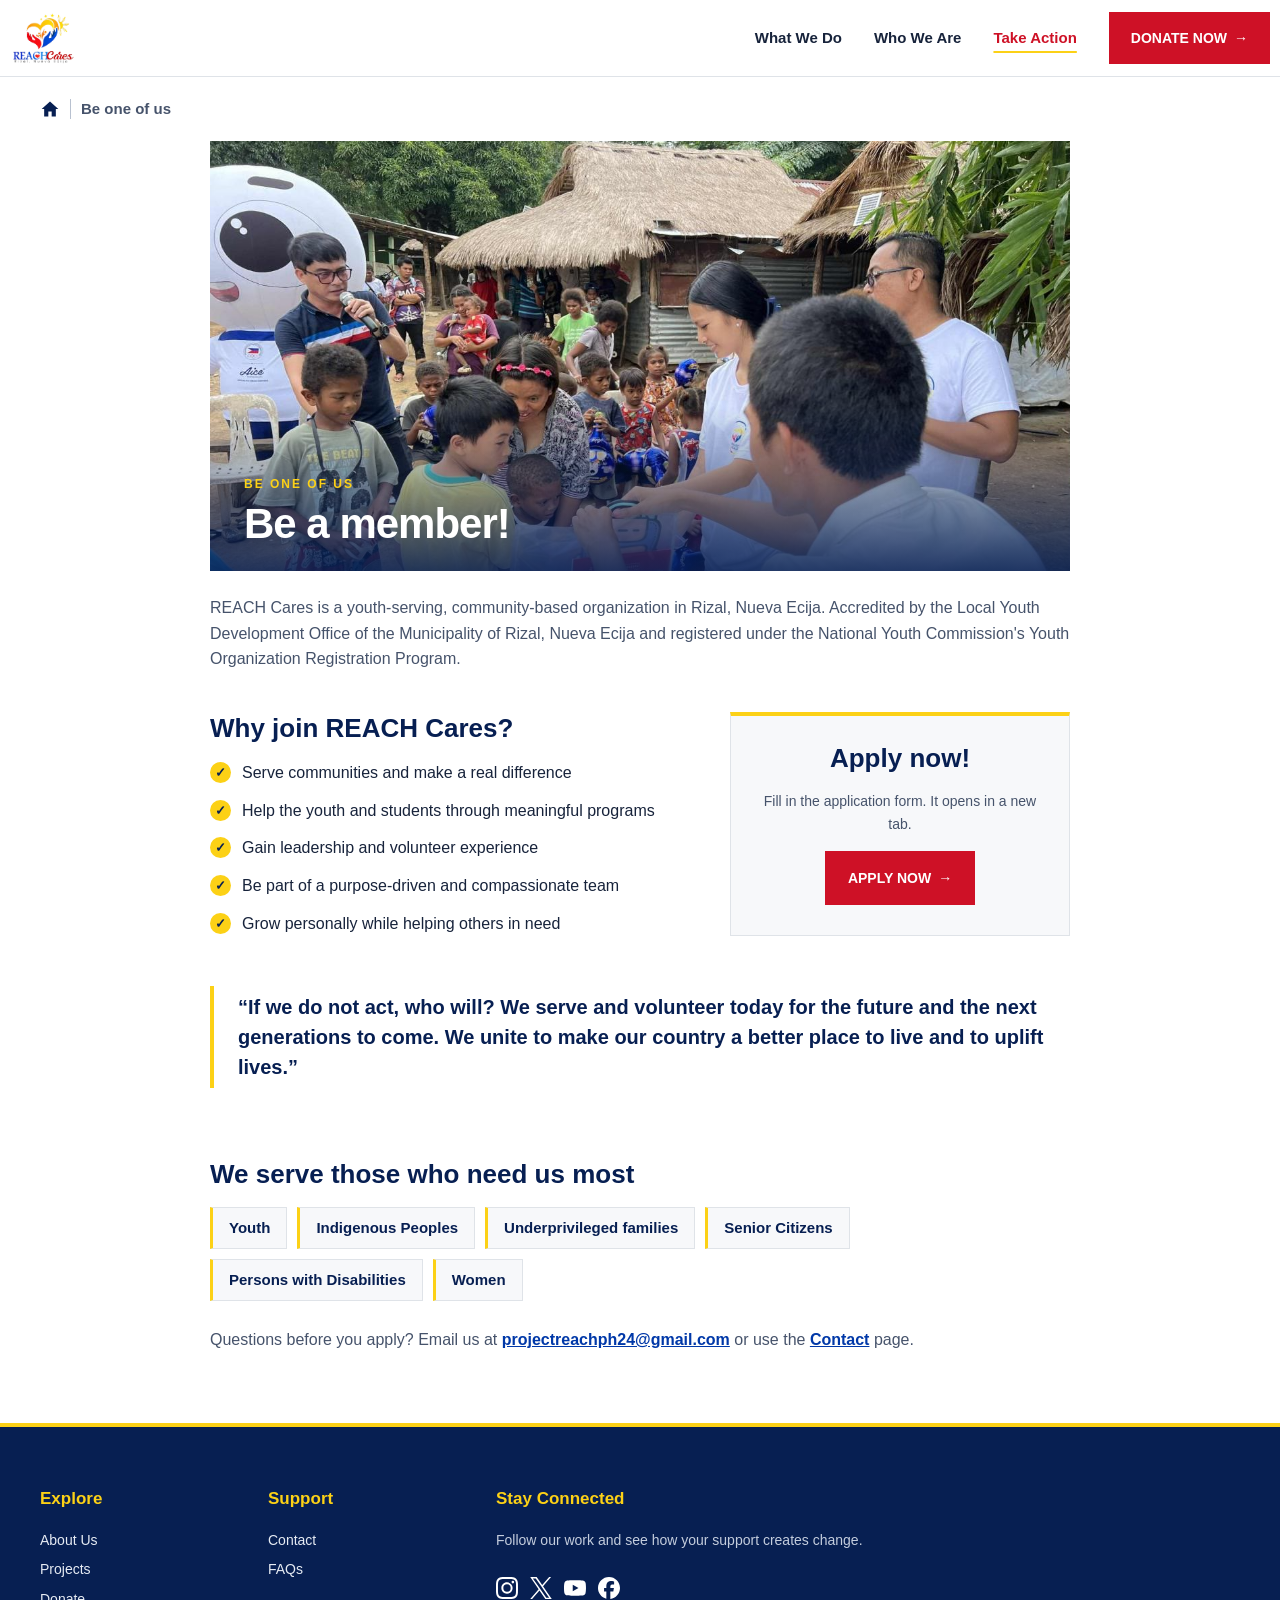
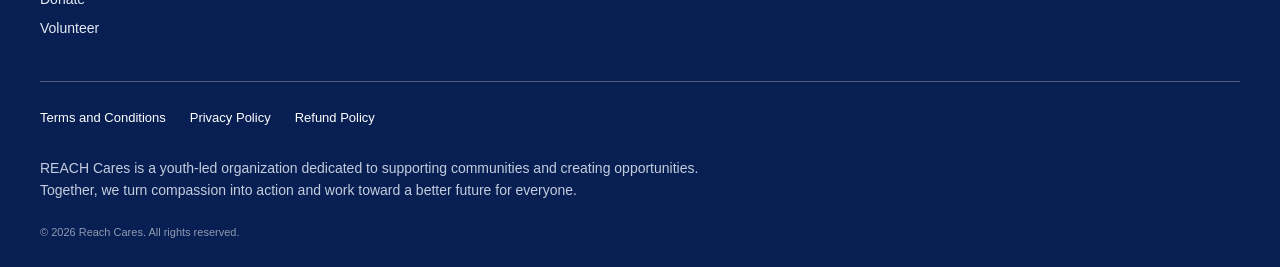
<file: be-one-of-us.html>
<!DOCTYPE html>
<html lang="en">
	<head>
		<meta charset="UTF-8">
		<meta name="viewport" content="width=device-width, initial-scale=1.0">
		<title>Be one of us | Reach Cares</title>
		<link rel="stylesheet" href="css/style.css">
	</head>

	<body>
		<header class="navbar">
			<a href="index.html" class="logo"><img src="images/logo.png" alt="Reach Cares Logo"></a>
			<nav id="navigation">
				<ul>
					<li><a href="what-we-do.html">What We Do</a></li>
					<li><a href="who-we-are.html">Who We Are</a></li>
					<li><a href="take-action.html" aria-current="page">Take Action</a></li>
					<li><a href="take-action.html#donate" class="donate-button">DONATE NOW<span>→</span></a></li>
				</ul>
			</nav>
			<button class="menu-button" id="menuButton" type="button">
				<span></span>
				<span></span>
				<span></span>
			</button>
		</header>

		<main>
			<nav class="breadcrumb" aria-label="Breadcrumb">
				<a href="index.html" aria-label="Home"><svg viewBox="0 0 24 24" aria-hidden="true"><path fill="currentColor" d="M12 3 2 12h3v9h5v-6h4v6h5v-9h3z"/></svg></a>

				<h1>Be one of us</h1>
			</nav>

			<section class="page-content">
				<div class="member-hero">
					<img src="images/be-one-of-us.jpg" alt="">

					<div class="member-hero-text">
						<p class="small-title">BE ONE OF US</p>

						<h2>Be a member!</h2>
					</div>
				</div>

				<p>
					REACH Cares is a youth-serving, community-based organization in
					Rizal, Nueva Ecija. Accredited by the Local Youth Development
					Office of the Municipality of Rizal, Nueva Ecija and registered
					under the National Youth Commission's Youth Organization
					Registration Program.
				</p>

				<div class="member-layout">
					<!-- WHY JOIN -->
					<div class="member-why">
						<h2>Why join REACH Cares?</h2>

						<ul class="check-list">
						<li>Serve communities and make a real difference</li>
						<li>Help the youth and students through meaningful programs</li>
						<li>Gain leadership and volunteer experience</li>
						<li>Be part of a purpose-driven and compassionate team</li>
						<li>Grow personally while helping others in need</li>
						</ul>
					</div>

					<!-- APPLY -->
					<div class="member-apply">
						<h2>Apply now!</h2>

						<p>Fill in the application form. It opens in a new tab.</p>

						<a href="https://forms.gle/nFPr4JPkB9gr15F8" class="donate-button" target="_blank" rel="noopener">APPLY NOW<span>→</span></a>
					</div>
				</div>

				<blockquote class="member-quote">
					“If we do not act, who will? We serve and volunteer today for the
					future and the next generations to come. We unite to make our
					country a better place to live and to uplift lives.”
				</blockquote>
			</section>

			<!-- WHO WE SERVE -->
			<section class="page-content serve">
				<h2>We serve those who need us most</h2>

				<ul class="serve-list">
					<li>Youth</li>
					<li>Indigenous Peoples</li>
					<li>Underprivileged families</li>
					<li>Senior Citizens</li>
					<li>Persons with Disabilities</li>
					<li>Women</li>
				</ul>

				<p>
					Questions before you apply? Email us at
					<a class="text-link" href="mailto:projectreachph24@gmail.com">projectreachph24@gmail.com</a>
					or use the <a class="text-link" href="contact.html">Contact</a> page.
				</p>
			</section>
		</main>

		<footer class="footer">
			<div class="footer-content">
				<!-- EXPLORE -->
				<div class="footer-column">
					<h3>Explore</h3>

					<ul class="footer-links">
						<li><a href="who-we-are.html">About Us</a></li>
						<li><a href="what-we-do.html">Projects</a></li>
						<li><a href="take-action.html#donate">Donate</a></li>
						<li><a href="be-one-of-us.html">Volunteer</a></li>
					</ul>
				</div>

				<!-- SUPPORT -->
				<div class="footer-column">
					<h3>Support</h3>

					<ul class="footer-links">
						<li><a href="contact.html">Contact</a></li>
						<li><a href="faq.html">FAQs</a></li>
					</ul>
				</div>

				<!-- SOCIAL MEDIA -->
				<div class="footer-column social-column">
					<h3>Stay Connected</h3>

					<p>Follow our work and see how your support creates change.</p>

					<ul class="social-links">
						<li>
							<a href="#">
								<img src="images/instagram.svg" alt="Instagram">
							</a>
						</li>
						<li>
							<a href="#">
								<img src="images/x.svg" alt="X">
							</a>
						</li>
						<li>
							<a href="#">
								<img src="images/youtube.svg" alt="YouTube">
							</a>
						</li>
						<li>
							<a href="https://www.facebook.com/REACH-Cares-Nueva-Ecija/">
								<img src="images/facebook.svg" alt="Facebook">
							</a>
						</li>
					</ul>
				</div>
			</div>

			<ul class="legal-links">
				<li><a href="terms.html">Terms and Conditions</a></li>
				<li><a href="privacy.html">Privacy Policy</a></li>
				<li><a href="refund.html">Refund Policy</a></li>
			</ul>

			<p class="footer-description">
				REACH Cares is a youth-led organization dedicated to supporting communities and creating opportunities.<br>
				Together, we turn compassion into action and work toward a better future for everyone.
			</p>

			<p class="copyright">
				© 2026 Reach Cares. All rights reserved.
			</p>
		</footer>

		<script src="js/script.js"></script>
	</body>
</html>
</file>
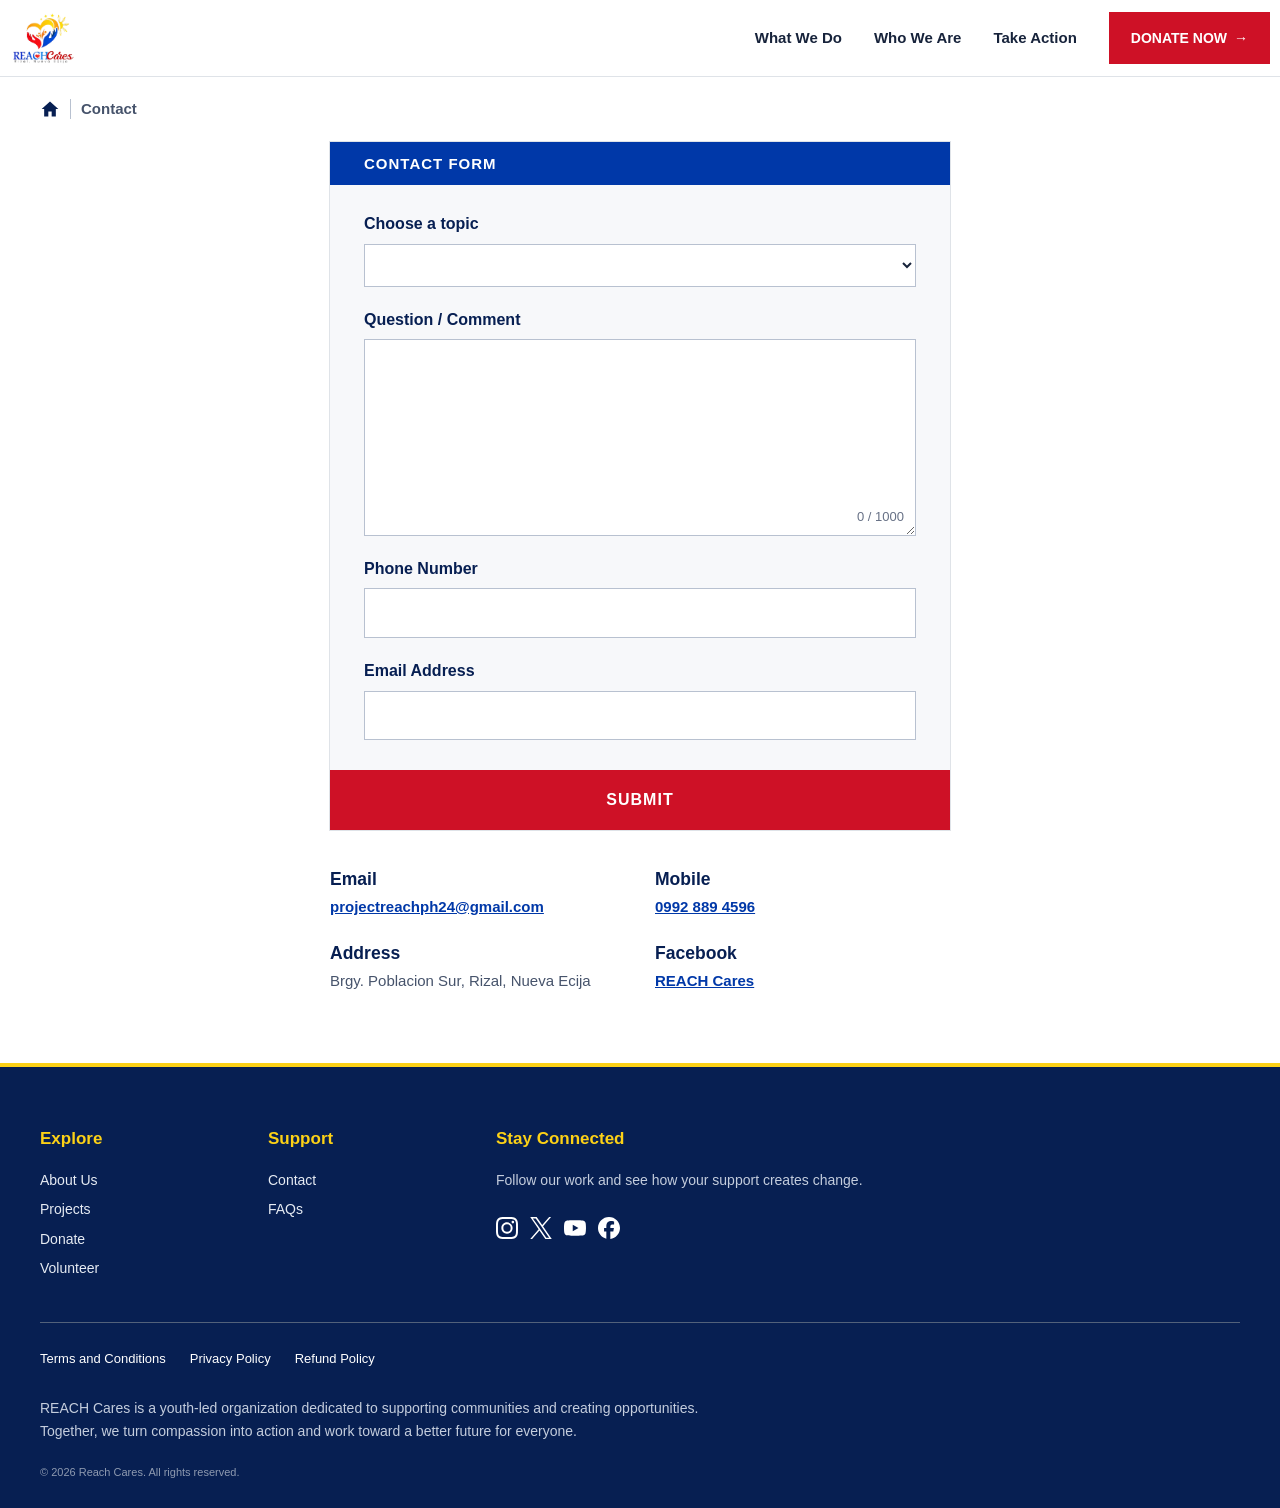
<file: contact.html>
<!DOCTYPE html>
<html lang="en">
	<head>
		<meta charset="UTF-8">
		<meta name="viewport" content="width=device-width, initial-scale=1.0">
		<title>Contact | Reach Cares</title>
		<link rel="stylesheet" href="css/style.css">
	</head>

	<body>
		<header class="navbar">
			<a href="index.html" class="logo"><img src="images/logo.png" alt="Reach Cares Logo"></a>
			<nav id="navigation">
				<ul>
					<li><a href="what-we-do.html">What We Do</a></li>
					<li><a href="who-we-are.html">Who We Are</a></li>
					<li><a href="take-action.html">Take Action</a></li>
					<li><a href="take-action.html#donate" class="donate-button">DONATE NOW<span>→</span></a></li>
				</ul>
			</nav>
			<button class="menu-button" id="menuButton" type="button">
				<span></span>
				<span></span>
				<span></span>
			</button>
		</header>

		<main>
			<nav class="breadcrumb" aria-label="Breadcrumb">
				<a href="index.html" aria-label="Home"><svg viewBox="0 0 24 24" aria-hidden="true"><path fill="currentColor" d="M12 3 2 12h3v9h5v-6h4v6h5v-9h3z"/></svg></a>

				<h1>Contact</h1>
			</nav>

			<section class="page-content">
				<!-- CONTACT FORM: opens the visitor's email app with the message filled in -->
				<form class="contact-form" id="contactForm" data-email="projectreachph24@gmail.com">
					<h2 class="form-step-title">Contact form</h2>

					<div class="form-step-body" id="contactFields">
						<div class="form-field">
							<label for="contactSubject">Choose a topic</label>

							<select id="contactSubject" name="subject" required>
								<option value=""></option>
								<option>Becoming a member</option>
								<option>Donations</option>
								<option>Projects</option>
								<option>Partnerships</option>
								<option>Something else</option>
							</select>
						</div>

						<div class="form-field">
							<label for="contactMessage">Question / Comment</label>

							<div class="counted-field">
								<textarea id="contactMessage" name="message" rows="6" maxlength="1000" required></textarea>

								<span id="contactCounter" aria-live="polite">0 / 1000</span>
							</div>
						</div>

						<div class="form-field">
							<label for="contactPhone">Phone Number</label>

							<input type="tel" id="contactPhone" name="phone" autocomplete="tel">
						</div>

						<div class="form-field">
							<label for="contactEmail">Email Address</label>

							<input type="email" id="contactEmail" name="email" autocomplete="email" required>
						</div>
					</div>

					<button class="form-next form-submit" id="contactSubmit" type="submit">SUBMIT</button>

					<div class="form-success" id="contactSuccess" tabindex="-1" hidden>
						<h2>Almost done</h2>

						<p>
							Your email app should now open with your message filled in.
							Press send there to deliver it.
						</p>

						<p>
							Nothing opened? <a class="text-link" id="contactMailLink" href="mailto:projectreachph24@gmail.com">Open the email again</a>
							or write to us at projectreachph24@gmail.com.
						</p>
					</div>
				</form>

				<!-- CONTACT DETAILS -->
				<ul class="contact-details">
					<li>
						<h3>Email</h3>

						<a class="text-link" href="mailto:projectreachph24@gmail.com">projectreachph24@gmail.com</a>
					</li>

					<li>
						<h3>Mobile</h3>

						<a class="text-link" href="tel:+639928894596">0992 889 4596</a>
					</li>

					<li>
						<h3>Address</h3>

						Brgy. Poblacion Sur, Rizal, Nueva Ecija
					</li>

					<li>
						<h3>Facebook</h3>

						<a class="text-link" href="https://www.facebook.com/REACH-Cares-Nueva-Ecija/">REACH Cares</a>
					</li>
				</ul>
			</section>
		</main>

		<footer class="footer">
			<div class="footer-content">
				<!-- EXPLORE -->
				<div class="footer-column">
					<h3>Explore</h3>

					<ul class="footer-links">
						<li><a href="who-we-are.html">About Us</a></li>
						<li><a href="what-we-do.html">Projects</a></li>
						<li><a href="take-action.html#donate">Donate</a></li>
						<li><a href="be-one-of-us.html">Volunteer</a></li>
					</ul>
				</div>

				<!-- SUPPORT -->
				<div class="footer-column">
					<h3>Support</h3>

					<ul class="footer-links">
						<li><a href="contact.html">Contact</a></li>
						<li><a href="faq.html">FAQs</a></li>
					</ul>
				</div>

				<!-- SOCIAL MEDIA -->
				<div class="footer-column social-column">
					<h3>Stay Connected</h3>

					<p>Follow our work and see how your support creates change.</p>

					<ul class="social-links">
						<li>
							<a href="#">
								<img src="images/instagram.svg" alt="Instagram">
							</a>
						</li>
						<li>
							<a href="#">
								<img src="images/x.svg" alt="X">
							</a>
						</li>
						<li>
							<a href="#">
								<img src="images/youtube.svg" alt="YouTube">
							</a>
						</li>
						<li>
							<a href="https://www.facebook.com/REACH-Cares-Nueva-Ecija/">
								<img src="images/facebook.svg" alt="Facebook">
							</a>
						</li>
					</ul>
				</div>
			</div>

			<ul class="legal-links">
				<li><a href="terms.html">Terms and Conditions</a></li>
				<li><a href="privacy.html">Privacy Policy</a></li>
				<li><a href="refund.html">Refund Policy</a></li>
			</ul>

			<p class="footer-description">
				REACH Cares is a youth-led organization dedicated to supporting communities and creating opportunities.<br>
				Together, we turn compassion into action and work toward a better future for everyone.
			</p>

			<p class="copyright">
				© 2026 Reach Cares. All rights reserved.
			</p>
		</footer>

		<script src="js/script.js"></script>
	</body>
</html>
</file>
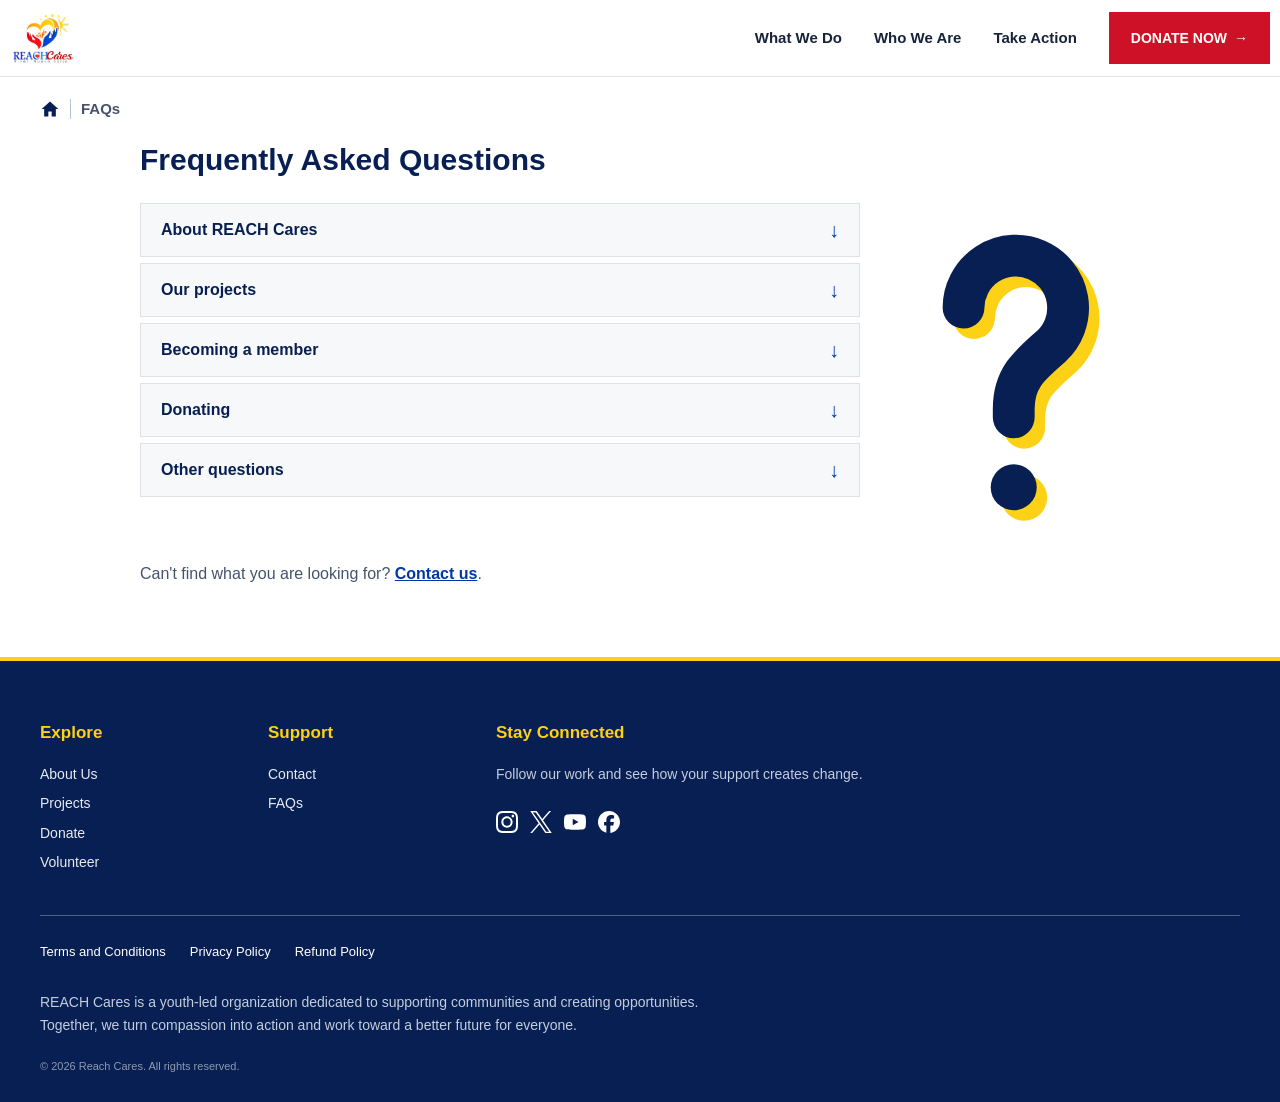
<file: faq.html>
<!DOCTYPE html>
<html lang="en">
	<head>
		<meta charset="UTF-8">
		<meta name="viewport" content="width=device-width, initial-scale=1.0">
		<title>FAQs | Reach Cares</title>
		<link rel="stylesheet" href="css/style.css">
	</head>

	<body>
		<header class="navbar">
			<a href="index.html" class="logo"><img src="images/logo.png" alt="Reach Cares Logo"></a>
			<nav id="navigation">
				<ul>
					<li><a href="what-we-do.html">What We Do</a></li>
					<li><a href="who-we-are.html">Who We Are</a></li>
					<li><a href="take-action.html">Take Action</a></li>
					<li><a href="take-action.html#donate" class="donate-button">DONATE NOW<span>→</span></a></li>
				</ul>
			</nav>
			<button class="menu-button" id="menuButton" type="button">
				<span></span>
				<span></span>
				<span></span>
			</button>
		</header>

		<main>
			<nav class="breadcrumb" aria-label="Breadcrumb">
				<a href="index.html" aria-label="Home"><svg viewBox="0 0 24 24" aria-hidden="true"><path fill="currentColor" d="M12 3 2 12h3v9h5v-6h4v6h5v-9h3z"/></svg></a>

				<h1>FAQs</h1>
			</nav>

			<section class="page-content faq">
				<h2>Frequently Asked Questions</h2>

				<div class="faq-layout">
					<div class="faq-categories">
						<details class="faq-category">
							<summary>
								<h3>About REACH Cares</h3>

								<span class="arrow">↓</span>
							</summary>

							<dl>
							<dt>What is REACH Cares?</dt>
							<dd>REACH Cares is a youth-serving, community-based organization in Rizal, Nueva Ecija. It is accredited by the Local Youth Development Office of the Municipality of Rizal, Nueva Ecija and registered under the National Youth Commission's Youth Organization Registration Program (YORP).</dd>

							<dt>How did REACH Cares start?</dt>
							<dd>It began on March 13, 2024 as Project REACH (Regalo ng Edukasyon, Alaga, at CHansa), a school project to help the Aeta community of Villa Labrador, Rizal, Nueva Ecija. It has grown into a youth-led movement known as REACH Cares. You can read more on the <a class="text-link" href="who-we-are.html">Who We Are</a> page.</dd>
							</dl>
						</details>

						<details class="faq-category">
							<summary>
								<h3>Our projects</h3>

								<span class="arrow">↓</span>
							</summary>

							<dl>
							<dt>What kind of projects do you run?</dt>
							<dd>Our work is organized around five focus areas: Health &amp; Wellness, Education &amp; Learning, Livelihood &amp; Skills, Environment &amp; Sustainability, and Care &amp; Nurturance. See <a class="text-link" href="what-we-do.html">What We Do</a> for more.</dd>

							<dt>How can I follow your work?</dt>
							<dd>Follow us on <a class="text-link" href="https://www.facebook.com/REACH-Cares-Nueva-Ecija/">Facebook</a> and check the projects on our home page.</dd>
							</dl>
						</details>

						<details class="faq-category">
							<summary>
								<h3>Becoming a member</h3>

								<span class="arrow">↓</span>
							</summary>

							<dl>
							<dt>How can I become a member?</dt>
							<dd>Go to the <a class="text-link" href="be-one-of-us.html">Be one of us</a> page and fill in the <a class="text-link" href="https://forms.gle/nFPr4JPkB9gr15F8" target="_blank" rel="noopener">application form</a>.</dd>

							<dt>Why should I join?</dt>
							<dd>You serve communities and make a real difference, help the youth and students through meaningful programs, gain leadership and volunteer experience, become part of a purpose-driven and compassionate team, and grow personally while helping others in need.</dd>
							</dl>
						</details>

						<details class="faq-category">
							<summary>
								<h3>Donating</h3>

								<span class="arrow">↓</span>
							</summary>

							<dl>
							<dt>How do I donate?</dt>
							<dd>Use the donation form on the <a class="text-link" href="take-action.html#donate">Take Action</a> page. Choose how often and how much you want to give, fill in your contact details, scan the QR code with your e-wallet or banking app, and enter the reference ID of your payment.</dd>

							<dt>Can I choose my own amount?</dt>
							<dd>Yes. Pick one of the suggested amounts or tick "Choose your own amount" and enter any amount you like. You can give one time or annually.</dd>

							<dt>What is the reference ID?</dt>
							<dd>It is the reference or transaction number shown on the receipt in your e-wallet or banking app after you send your donation. We use it to match your payment to your details.</dd>

							<dt>Which projects can I donate to?</dt>
							<dd>Donations support our ongoing flagship projects: Sibol Katutubo, Sinag Lingap, and Guhit Pangarap. These show a donate button when you open them on the home page.</dd>

							<dt>Can I get a refund?</dt>
							<dd>Donations are generally not refundable, but we will help if something went wrong with your payment. See our <a class="text-link" href="refund.html">Refund Policy</a>.</dd>
							</dl>
						</details>

						<details class="faq-category">
							<summary>
								<h3>Other questions</h3>

								<span class="arrow">↓</span>
							</summary>

							<dl>
							<dt>My question is not listed here.</dt>
							<dd>Send us a message through the <a class="text-link" href="contact.html">Contact</a> page and we will get back to you.</dd>
							</dl>
						</details>
					</div>

					<!-- Question mark drawn as SVG so it looks the same rounded shape on every device -->
					<svg class="faq-mark" viewBox="0 0 220 320" aria-hidden="true">
						<g class="faq-mark-shadow" transform="translate(10 10)">
							<path d="M56 100a50 50 0 1 1 84 37c-22 19-36 31-36 60v8"/>
							<circle cx="104" cy="272" r="22"/>
						</g>

						<g>
							<path d="M56 100a50 50 0 1 1 84 37c-22 19-36 31-36 60v8"/>
							<circle cx="104" cy="272" r="22"/>
						</g>
					</svg>
				</div>

				<p>
					Can't find what you are looking for?
					<a class="text-link" href="contact.html">Contact us</a>.
				</p>
			</section>
		</main>

		<footer class="footer">
			<div class="footer-content">
				<!-- EXPLORE -->
				<div class="footer-column">
					<h3>Explore</h3>

					<ul class="footer-links">
						<li><a href="who-we-are.html">About Us</a></li>
						<li><a href="what-we-do.html">Projects</a></li>
						<li><a href="take-action.html#donate">Donate</a></li>
						<li><a href="be-one-of-us.html">Volunteer</a></li>
					</ul>
				</div>

				<!-- SUPPORT -->
				<div class="footer-column">
					<h3>Support</h3>

					<ul class="footer-links">
						<li><a href="contact.html">Contact</a></li>
						<li><a href="faq.html">FAQs</a></li>
					</ul>
				</div>

				<!-- SOCIAL MEDIA -->
				<div class="footer-column social-column">
					<h3>Stay Connected</h3>

					<p>Follow our work and see how your support creates change.</p>

					<ul class="social-links">
						<li>
							<a href="#">
								<img src="images/instagram.svg" alt="Instagram">
							</a>
						</li>
						<li>
							<a href="#">
								<img src="images/x.svg" alt="X">
							</a>
						</li>
						<li>
							<a href="#">
								<img src="images/youtube.svg" alt="YouTube">
							</a>
						</li>
						<li>
							<a href="https://www.facebook.com/REACH-Cares-Nueva-Ecija/">
								<img src="images/facebook.svg" alt="Facebook">
							</a>
						</li>
					</ul>
				</div>
			</div>

			<ul class="legal-links">
				<li><a href="terms.html">Terms and Conditions</a></li>
				<li><a href="privacy.html">Privacy Policy</a></li>
				<li><a href="refund.html">Refund Policy</a></li>
			</ul>

			<p class="footer-description">
				REACH Cares is a youth-led organization dedicated to supporting communities and creating opportunities.<br>
				Together, we turn compassion into action and work toward a better future for everyone.
			</p>

			<p class="copyright">
				© 2026 Reach Cares. All rights reserved.
			</p>
		</footer>

		<script src="js/script.js"></script>
	</body>
</html>
</file>
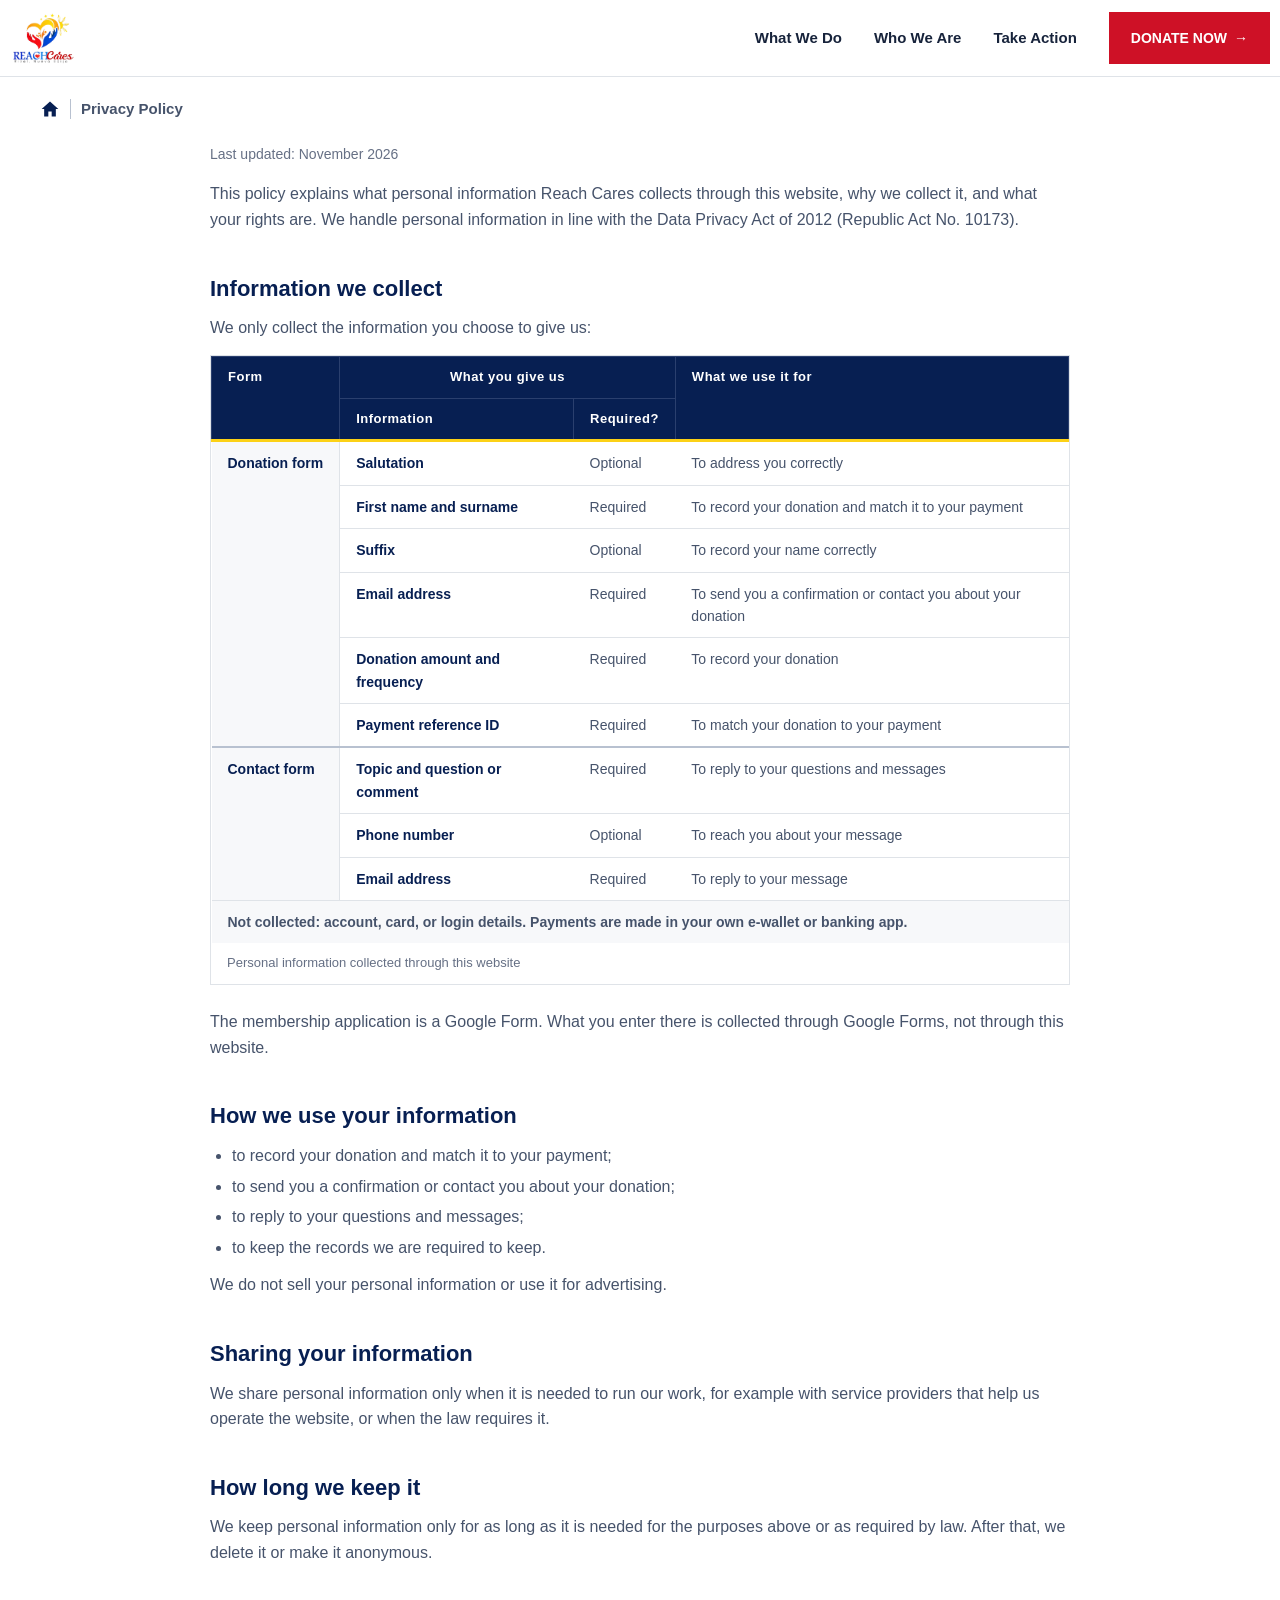
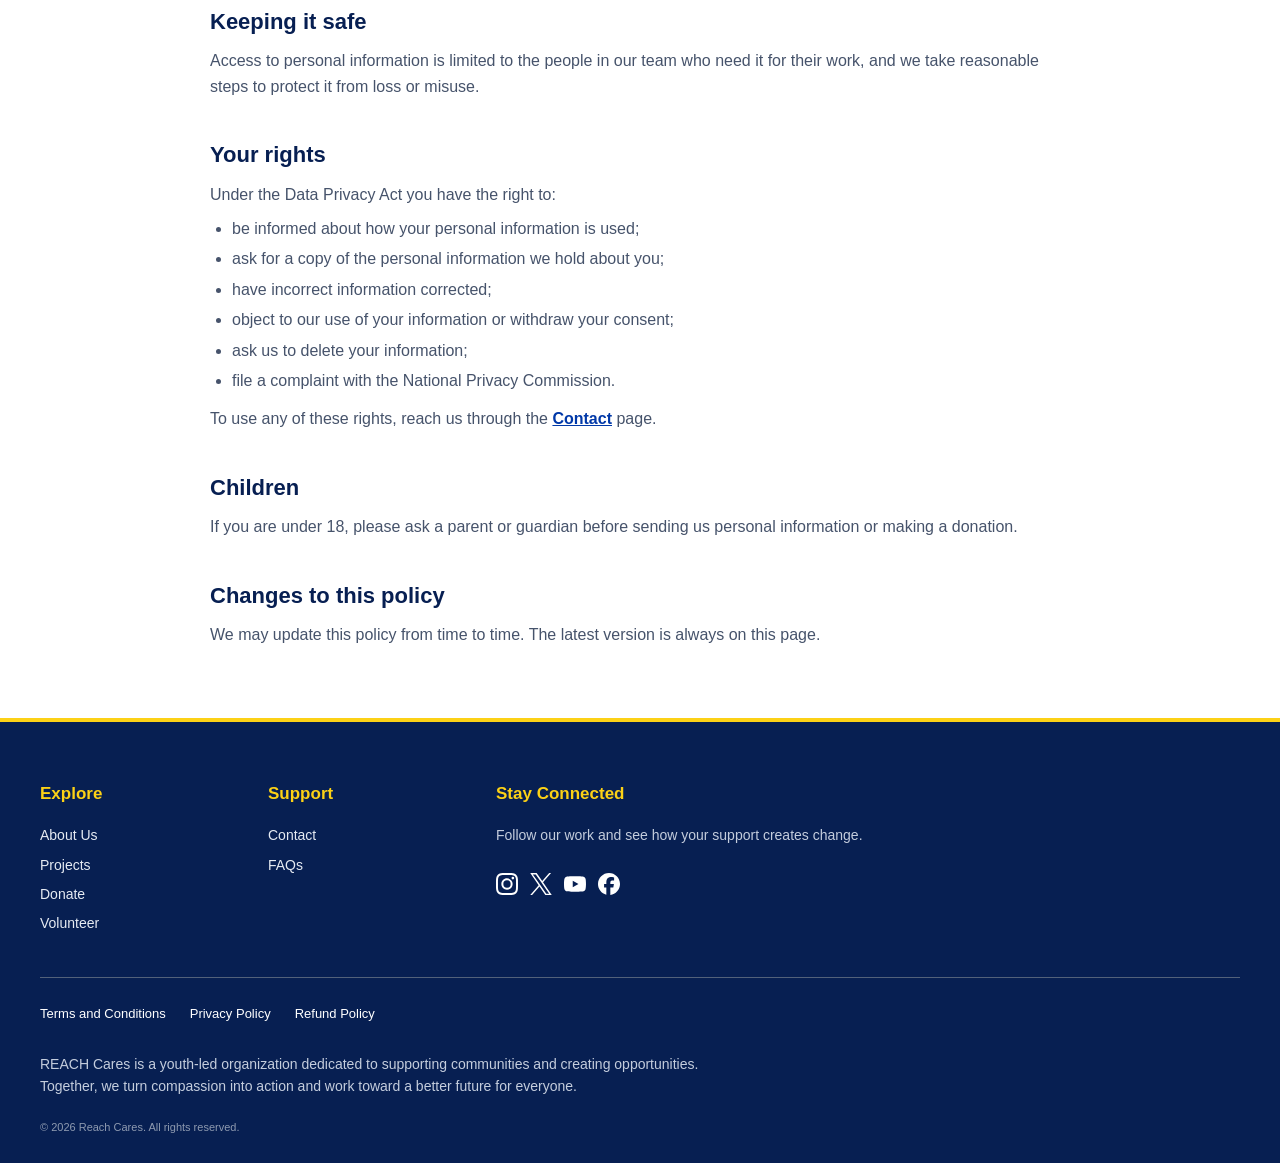
<file: privacy.html>
<!DOCTYPE html>
<html lang="en">
	<head>
		<meta charset="UTF-8">
		<meta name="viewport" content="width=device-width, initial-scale=1.0">
		<title>Privacy Policy | Reach Cares</title>
		<link rel="stylesheet" href="css/style.css">
	</head>

	<body>
		<header class="navbar">
			<a href="index.html" class="logo"><img src="images/logo.png" alt="Reach Cares Logo"></a>
			<nav id="navigation">
				<ul>
					<li><a href="what-we-do.html">What We Do</a></li>
					<li><a href="who-we-are.html">Who We Are</a></li>
					<li><a href="take-action.html">Take Action</a></li>
					<li><a href="take-action.html#donate" class="donate-button">DONATE NOW<span>→</span></a></li>
				</ul>
			</nav>
			<button class="menu-button" id="menuButton" type="button">
				<span></span>
				<span></span>
				<span></span>
			</button>
		</header>

		<main>
			<nav class="breadcrumb" aria-label="Breadcrumb">
				<a href="index.html" aria-label="Home"><svg viewBox="0 0 24 24" aria-hidden="true"><path fill="currentColor" d="M12 3 2 12h3v9h5v-6h4v6h5v-9h3z"/></svg></a>

				<h1>Privacy Policy</h1>
			</nav>

			<section class="page-content policy">
				<p class="policy-updated">Last updated: November 2026</p>

				<p>This policy explains what personal information Reach Cares collects through this website, why we collect it, and what your rights are. We handle personal information in line with the Data Privacy Act of 2012 (Republic Act No. 10173).</p>

				<h2>Information we collect</h2>

				<p>We only collect the information you choose to give us:</p>

				<div class="table-wrap">
					<table class="data-table">
						<caption>Personal information collected through this website</caption>

						<thead>
							<tr>
								<th scope="col" rowspan="2">Form</th>
								<th scope="colgroup" colspan="2">What you give us</th>
								<th scope="col" rowspan="2">What we use it for</th>
							</tr>

							<tr>
								<th scope="col">Information</th>
								<th scope="col">Required?</th>
							</tr>
						</thead>

						<!-- DONATION FORM: the first cell spans all 6 rows of this group -->
						<tbody>
							<tr>
								<th scope="rowgroup" rowspan="6">Donation form</th>
								<th scope="row">Salutation</th>
								<td>Optional</td>
								<td>To address you correctly</td>
							</tr>

							<tr>
								<th scope="row">First name and surname</th>
								<td>Required</td>
								<td>To record your donation and match it to your payment</td>
							</tr>

							<tr>
								<th scope="row">Suffix</th>
								<td>Optional</td>
								<td>To record your name correctly</td>
							</tr>

							<tr>
								<th scope="row">Email address</th>
								<td>Required</td>
								<td>To send you a confirmation or contact you about your donation</td>
							</tr>

							<tr>
								<th scope="row">Donation amount and frequency</th>
								<td>Required</td>
								<td>To record your donation</td>
							</tr>

							<tr>
								<th scope="row">Payment reference ID</th>
								<td>Required</td>
								<td>To match your donation to your payment</td>
							</tr>
						</tbody>

						<!-- CONTACT FORM: the first cell spans all 3 rows of this group -->
						<tbody>
							<tr>
								<th scope="rowgroup" rowspan="3">Contact form</th>
								<th scope="row">Topic and question or comment</th>
								<td>Required</td>
								<td>To reply to your questions and messages</td>
							</tr>

							<tr>
								<th scope="row">Phone number</th>
								<td>Optional</td>
								<td>To reach you about your message</td>
							</tr>

							<tr>
								<th scope="row">Email address</th>
								<td>Required</td>
								<td>To reply to your message</td>
							</tr>
						</tbody>

						<tfoot>
							<tr>
								<td colspan="4">Not collected: account, card, or login details. Payments are made in your own e-wallet or banking app.</td>
							</tr>
						</tfoot>
					</table>
				</div>

				<p>The membership application is a Google Form. What you enter there is collected through Google Forms, not through this website.</p>

				<h2>How we use your information</h2>

				<ul>
					<li>to record your donation and match it to your payment;</li>
					<li>to send you a confirmation or contact you about your donation;</li>
					<li>to reply to your questions and messages;</li>
					<li>to keep the records we are required to keep.</li>
				</ul>

				<p>We do not sell your personal information or use it for advertising.</p>

				<h2>Sharing your information</h2>

				<p>We share personal information only when it is needed to run our work, for example with service providers that help us operate the website, or when the law requires it.</p>

				<h2>How long we keep it</h2>

				<p>We keep personal information only for as long as it is needed for the purposes above or as required by law. After that, we delete it or make it anonymous.</p>

				<h2>Keeping it safe</h2>

				<p>Access to personal information is limited to the people in our team who need it for their work, and we take reasonable steps to protect it from loss or misuse.</p>

				<h2>Your rights</h2>

				<p>Under the Data Privacy Act you have the right to:</p>

				<ul>
					<li>be informed about how your personal information is used;</li>
					<li>ask for a copy of the personal information we hold about you;</li>
					<li>have incorrect information corrected;</li>
					<li>object to our use of your information or withdraw your consent;</li>
					<li>ask us to delete your information;</li>
					<li>file a complaint with the National Privacy Commission.</li>
				</ul>

				<p>To use any of these rights, reach us through the <a class="text-link" href="contact.html">Contact</a> page.</p>

				<h2>Children</h2>

				<p>If you are under 18, please ask a parent or guardian before sending us personal information or making a donation.</p>

				<h2>Changes to this policy</h2>

				<p>We may update this policy from time to time. The latest version is always on this page.</p>
			</section>
		</main>

		<footer class="footer">
			<div class="footer-content">
				<!-- EXPLORE -->
				<div class="footer-column">
					<h3>Explore</h3>

					<ul class="footer-links">
						<li><a href="who-we-are.html">About Us</a></li>
						<li><a href="what-we-do.html">Projects</a></li>
						<li><a href="take-action.html#donate">Donate</a></li>
						<li><a href="be-one-of-us.html">Volunteer</a></li>
					</ul>
				</div>

				<!-- SUPPORT -->
				<div class="footer-column">
					<h3>Support</h3>

					<ul class="footer-links">
						<li><a href="contact.html">Contact</a></li>
						<li><a href="faq.html">FAQs</a></li>
					</ul>
				</div>

				<!-- SOCIAL MEDIA -->
				<div class="footer-column social-column">
					<h3>Stay Connected</h3>

					<p>Follow our work and see how your support creates change.</p>

					<ul class="social-links">
						<li>
							<a href="#">
								<img src="images/instagram.svg" alt="Instagram">
							</a>
						</li>
						<li>
							<a href="#">
								<img src="images/x.svg" alt="X">
							</a>
						</li>
						<li>
							<a href="#">
								<img src="images/youtube.svg" alt="YouTube">
							</a>
						</li>
						<li>
							<a href="https://www.facebook.com/REACH-Cares-Nueva-Ecija/">
								<img src="images/facebook.svg" alt="Facebook">
							</a>
						</li>
					</ul>
				</div>
			</div>

			<ul class="legal-links">
				<li><a href="terms.html">Terms and Conditions</a></li>
				<li><a href="privacy.html">Privacy Policy</a></li>
				<li><a href="refund.html">Refund Policy</a></li>
			</ul>

			<p class="footer-description">
				REACH Cares is a youth-led organization dedicated to supporting communities and creating opportunities.<br>
				Together, we turn compassion into action and work toward a better future for everyone.
			</p>

			<p class="copyright">
				© 2026 Reach Cares. All rights reserved.
			</p>
		</footer>

		<script src="js/script.js"></script>
	</body>
</html>
</file>
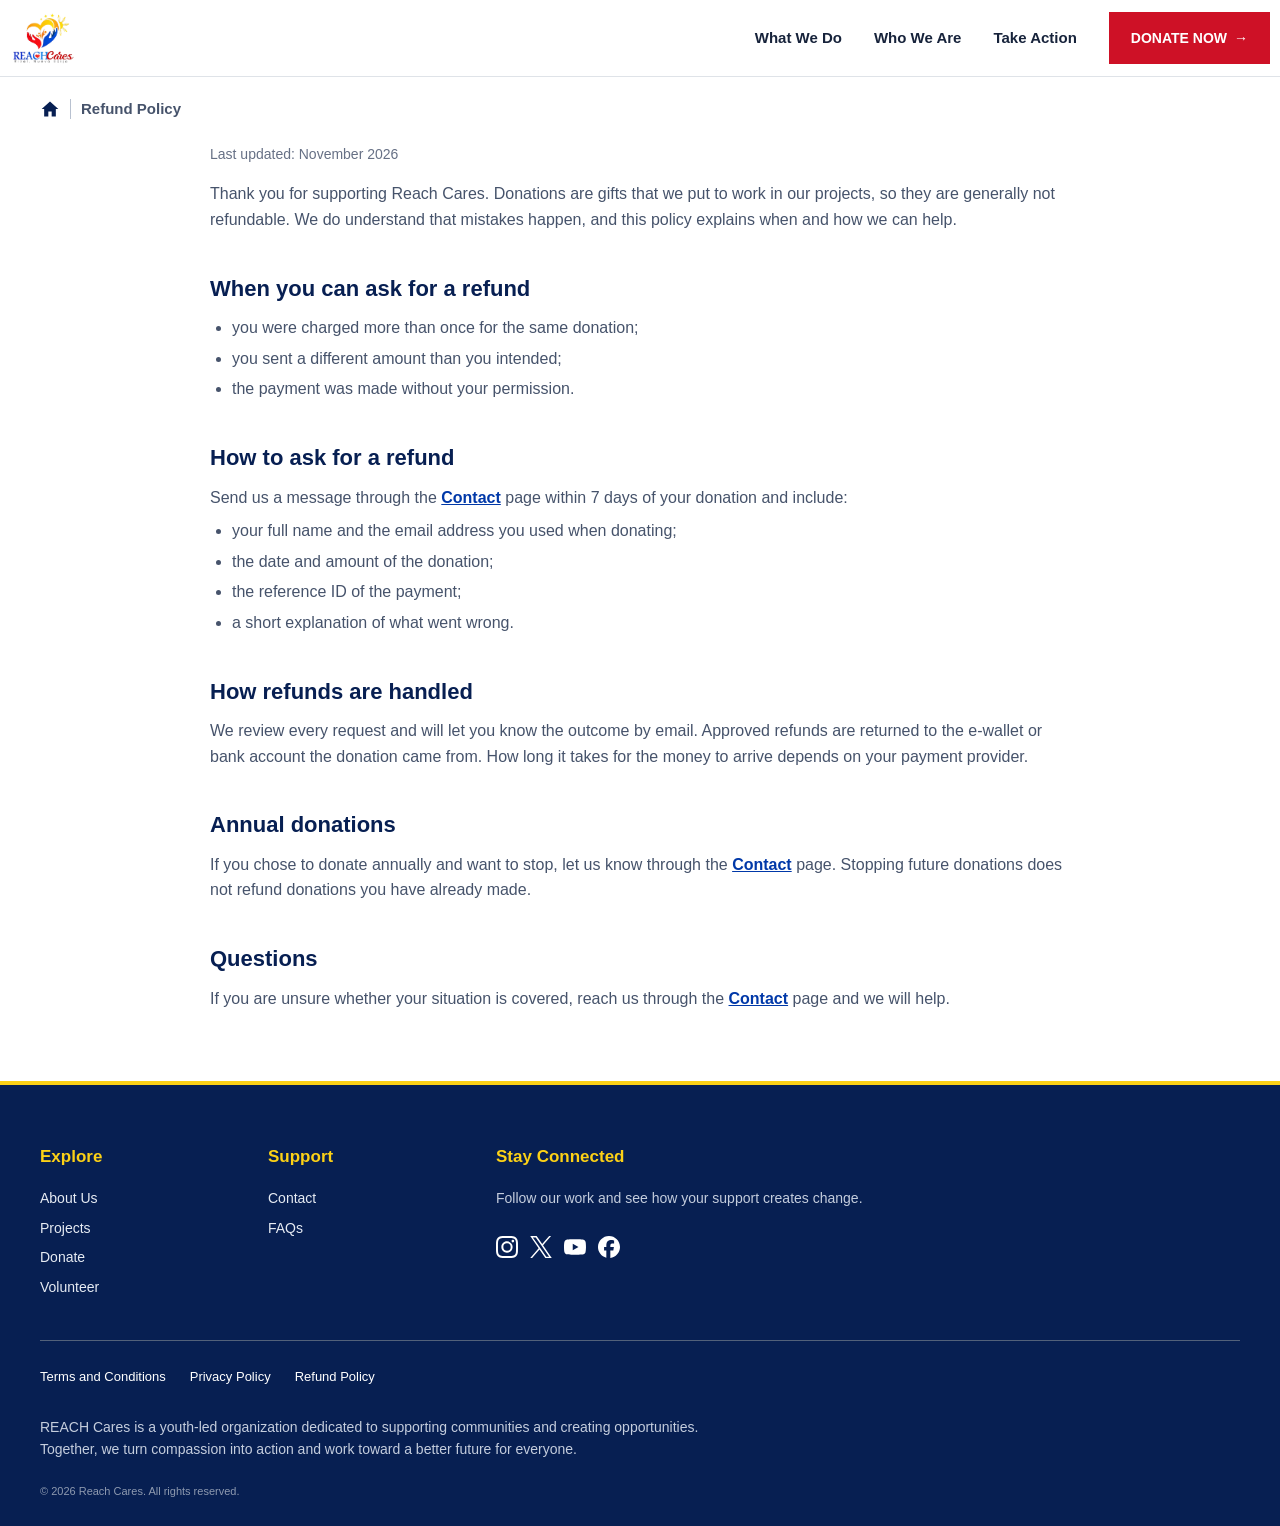
<file: refund.html>
<!DOCTYPE html>
<html lang="en">
	<head>
		<meta charset="UTF-8">
		<meta name="viewport" content="width=device-width, initial-scale=1.0">
		<title>Refund Policy | Reach Cares</title>
		<link rel="stylesheet" href="css/style.css">
	</head>

	<body>
		<header class="navbar">
			<a href="index.html" class="logo"><img src="images/logo.png" alt="Reach Cares Logo"></a>
			<nav id="navigation">
				<ul>
					<li><a href="what-we-do.html">What We Do</a></li>
					<li><a href="who-we-are.html">Who We Are</a></li>
					<li><a href="take-action.html">Take Action</a></li>
					<li><a href="take-action.html#donate" class="donate-button">DONATE NOW<span>→</span></a></li>
				</ul>
			</nav>
			<button class="menu-button" id="menuButton" type="button">
				<span></span>
				<span></span>
				<span></span>
			</button>
		</header>

		<main>
			<nav class="breadcrumb" aria-label="Breadcrumb">
				<a href="index.html" aria-label="Home"><svg viewBox="0 0 24 24" aria-hidden="true"><path fill="currentColor" d="M12 3 2 12h3v9h5v-6h4v6h5v-9h3z"/></svg></a>

				<h1>Refund Policy</h1>
			</nav>

			<section class="page-content policy">
				<p class="policy-updated">Last updated: November 2026</p>

				<p>Thank you for supporting Reach Cares. Donations are gifts that we put to work in our projects, so they are generally not refundable. We do understand that mistakes happen, and this policy explains when and how we can help.</p>

				<h2>When you can ask for a refund</h2>

				<ul>
					<li>you were charged more than once for the same donation;</li>
					<li>you sent a different amount than you intended;</li>
					<li>the payment was made without your permission.</li>
				</ul>

				<h2>How to ask for a refund</h2>

				<p>Send us a message through the <a class="text-link" href="contact.html">Contact</a> page within 7 days of your donation and include:</p>

				<ul>
					<li>your full name and the email address you used when donating;</li>
					<li>the date and amount of the donation;</li>
					<li>the reference ID of the payment;</li>
					<li>a short explanation of what went wrong.</li>
				</ul>

				<h2>How refunds are handled</h2>

				<p>We review every request and will let you know the outcome by email. Approved refunds are returned to the e-wallet or bank account the donation came from. How long it takes for the money to arrive depends on your payment provider.</p>

				<h2>Annual donations</h2>

				<p>If you chose to donate annually and want to stop, let us know through the <a class="text-link" href="contact.html">Contact</a> page. Stopping future donations does not refund donations you have already made.</p>

				<h2>Questions</h2>

				<p>If you are unsure whether your situation is covered, reach us through the <a class="text-link" href="contact.html">Contact</a> page and we will help.</p>
			</section>
		</main>

		<footer class="footer">
			<div class="footer-content">
				<!-- EXPLORE -->
				<div class="footer-column">
					<h3>Explore</h3>

					<ul class="footer-links">
						<li><a href="who-we-are.html">About Us</a></li>
						<li><a href="what-we-do.html">Projects</a></li>
						<li><a href="take-action.html#donate">Donate</a></li>
						<li><a href="be-one-of-us.html">Volunteer</a></li>
					</ul>
				</div>

				<!-- SUPPORT -->
				<div class="footer-column">
					<h3>Support</h3>

					<ul class="footer-links">
						<li><a href="contact.html">Contact</a></li>
						<li><a href="faq.html">FAQs</a></li>
					</ul>
				</div>

				<!-- SOCIAL MEDIA -->
				<div class="footer-column social-column">
					<h3>Stay Connected</h3>

					<p>Follow our work and see how your support creates change.</p>

					<ul class="social-links">
						<li>
							<a href="#">
								<img src="images/instagram.svg" alt="Instagram">
							</a>
						</li>
						<li>
							<a href="#">
								<img src="images/x.svg" alt="X">
							</a>
						</li>
						<li>
							<a href="#">
								<img src="images/youtube.svg" alt="YouTube">
							</a>
						</li>
						<li>
							<a href="https://www.facebook.com/REACH-Cares-Nueva-Ecija/">
								<img src="images/facebook.svg" alt="Facebook">
							</a>
						</li>
					</ul>
				</div>
			</div>

			<ul class="legal-links">
				<li><a href="terms.html">Terms and Conditions</a></li>
				<li><a href="privacy.html">Privacy Policy</a></li>
				<li><a href="refund.html">Refund Policy</a></li>
			</ul>

			<p class="footer-description">
				REACH Cares is a youth-led organization dedicated to supporting communities and creating opportunities.<br>
				Together, we turn compassion into action and work toward a better future for everyone.
			</p>

			<p class="copyright">
				© 2026 Reach Cares. All rights reserved.
			</p>
		</footer>

		<script src="js/script.js"></script>
	</body>
</html>
</file>
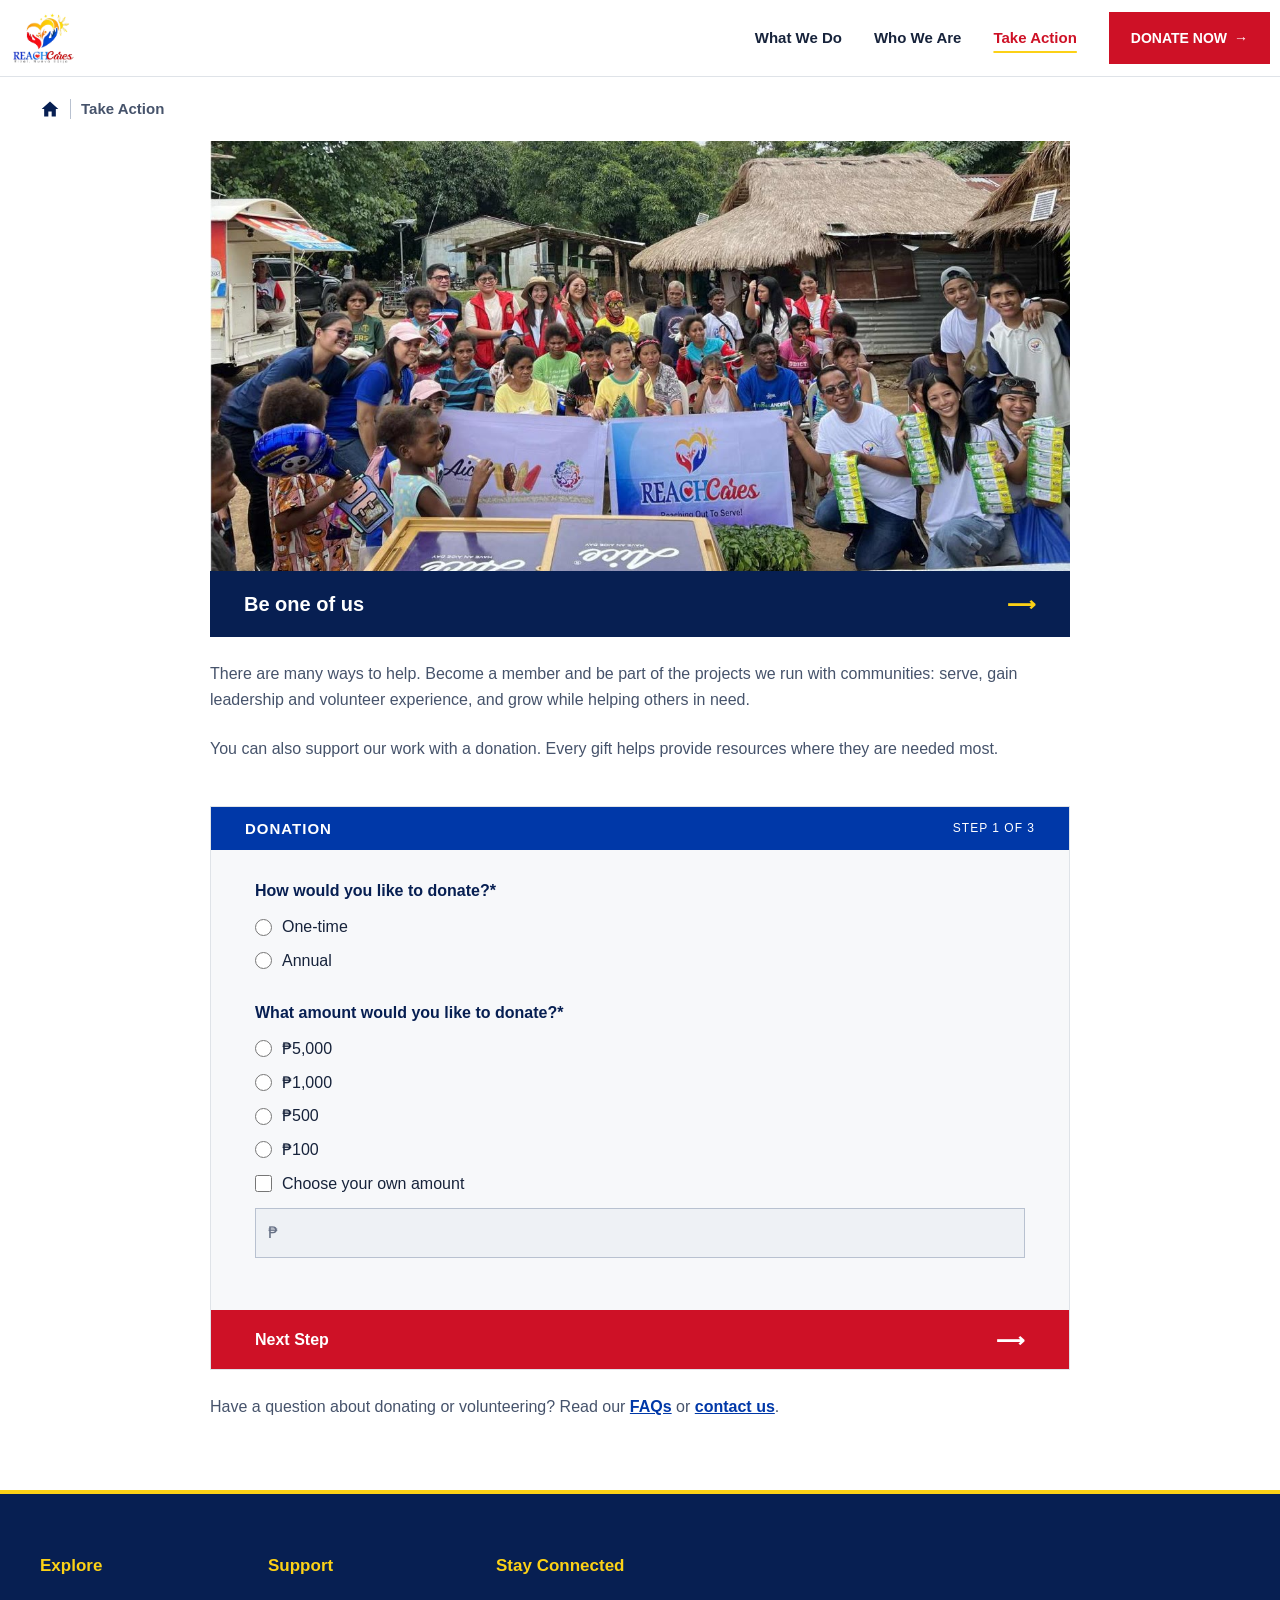
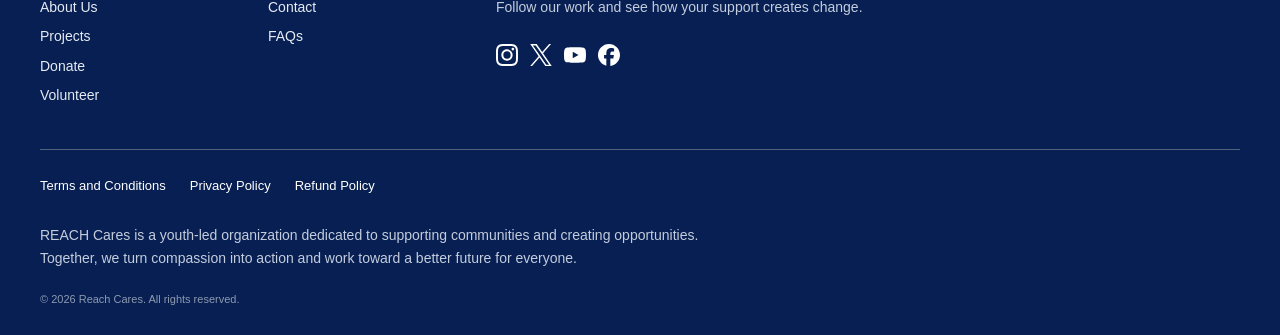
<file: take-action.html>
<!DOCTYPE html>
<html lang="en">
	<head>
		<meta charset="UTF-8">
		<meta name="viewport" content="width=device-width, initial-scale=1.0">
		<title>Take Action | Reach Cares</title>
		<link rel="stylesheet" href="css/style.css">
	</head>

	<body>
		<header class="navbar">
			<a href="index.html" class="logo"><img src="images/logo.png" alt="Reach Cares Logo"></a>
			<nav id="navigation">
				<ul>
					<li><a href="what-we-do.html">What We Do</a></li>
					<li><a href="who-we-are.html">Who We Are</a></li>
					<li><a href="take-action.html" aria-current="page">Take Action</a></li>
					<li><a href="take-action.html#donate" class="donate-button">DONATE NOW<span>→</span></a></li>
				</ul>
			</nav>
			<button class="menu-button" id="menuButton" type="button">
				<span></span>
				<span></span>
				<span></span>
			</button>
		</header>

		<main>
			<nav class="breadcrumb" aria-label="Breadcrumb">
				<a href="index.html" aria-label="Home"><svg viewBox="0 0 24 24" aria-hidden="true"><path fill="currentColor" d="M12 3 2 12h3v9h5v-6h4v6h5v-9h3z"/></svg></a>

				<h1>Take Action</h1>
			</nav>

			<section class="page-content">
				<!-- BE ONE OF US -->
				<a href="be-one-of-us.html" class="action-banner">
					<img src="images/take-action.jpg" alt="">

					<span class="action-banner-bar">
						Be one of us

						<span>⟶</span>
					</span>
				</a>

				<p>
					There are many ways to help. Become a member and be part of the
					projects we run with communities: serve, gain leadership and
					volunteer experience, and grow while helping others in need.
				</p>

				<p>
					You can also support our work with a donation. Every gift helps
					provide resources where they are needed most.
				</p>

				<!-- DONATION FORM -->
				<form class="donation-form" id="donate" novalidate>
					<!-- STEP 1: DONATION -->
					<section class="form-step" aria-labelledby="stepDonationTitle">
						<h2 class="form-step-title" id="stepDonationTitle" tabindex="-1">
							Donation

							<span>Step 1 of 3</span>
						</h2>

						<div class="form-step-body">
							<fieldset class="form-group">
								<legend>How would you like to donate?*</legend>

								<div class="form-option">
									<label for="frequencyOneTime">One-time</label>
									<input type="radio" id="frequencyOneTime" name="frequency" value="One-time" required>
								</div>

								<div class="form-option">
									<label for="frequencyAnnual">Annual</label>
									<input type="radio" id="frequencyAnnual" name="frequency" value="Annual" required>
								</div>
							</fieldset>

							<fieldset class="form-group">
								<legend>What amount would you like to donate?*</legend>

								<div class="form-option">
									<label for="amount5000">₱5,000</label>
									<input type="radio" id="amount5000" name="amount" value="5000" required>
								</div>

								<div class="form-option">
									<label for="amount1000">₱1,000</label>
									<input type="radio" id="amount1000" name="amount" value="1000" required>
								</div>

								<div class="form-option">
									<label for="amount500">₱500</label>
									<input type="radio" id="amount500" name="amount" value="500" required>
								</div>

								<div class="form-option">
									<label for="amount100">₱100</label>
									<input type="radio" id="amount100" name="amount" value="100" required>
								</div>

								<div class="form-option">
									<label for="ownAmountToggle">Choose your own amount</label>
									<input type="checkbox" id="ownAmountToggle">
								</div>

								<div class="amount-input">
									<span>₱</span>

									<input type="number" id="ownAmount" name="ownAmount" min="1" step="1" inputmode="numeric" aria-label="Your own amount in pesos" disabled>
								</div>
							</fieldset>
						</div>

						<button class="form-next" type="button" data-next>
							Next Step

							<span>⟶</span>
						</button>
					</section>

					<!-- STEP 2: CONTACT DETAILS -->
					<section class="form-step" aria-labelledby="stepContactTitle" hidden>
						<h2 class="form-step-title" id="stepContactTitle" tabindex="-1">
							Contact Details

							<span>Step 2 of 3</span>
						</h2>

						<div class="form-step-body">
							<button class="form-back" type="button" data-back>← Back</button>

							<fieldset class="form-group">
								<legend>Salutation</legend>

								<div class="form-options-inline">
									<div class="form-option">
										<label for="salutationSir">Sir</label>
										<input type="radio" id="salutationSir" name="salutation" value="Sir">
									</div>

									<div class="form-option">
										<label for="salutationMadam">Madam</label>
										<input type="radio" id="salutationMadam" name="salutation" value="Madam">
									</div>

									<div class="form-option">
										<label for="salutationNone">Prefer not to say</label>
										<input type="radio" id="salutationNone" name="salutation" value="Prefer not to say">
									</div>
								</div>
							</fieldset>

							<div class="form-field">
								<label for="firstName">First Name*</label>

								<input type="text" id="firstName" name="firstName" autocomplete="given-name" required>
							</div>

							<div class="form-row">
								<div class="form-field">
									<label for="surname">Surname*</label>

									<input type="text" id="surname" name="surname" autocomplete="family-name" required>
								</div>

								<div class="form-field">
									<label for="suffix">Suffix</label>

									<input type="text" id="suffix" name="suffix" autocomplete="honorific-suffix">
								</div>
							</div>

							<div class="form-field">
								<label for="email">Email*</label>

								<input type="email" id="email" name="email" autocomplete="email" required>
							</div>
						</div>

						<button class="form-next" type="button" data-next>
							Next Step

							<span>⟶</span>
						</button>
					</section>

					<!-- STEP 3: PAYMENT -->
					<section class="form-step" aria-labelledby="stepPaymentTitle" hidden>
						<h2 class="form-step-title" id="stepPaymentTitle" tabindex="-1">
							Payment

							<span>Step 3 of 3</span>
						</h2>

						<div class="form-step-body">
							<button class="form-back" type="button" data-back>← Back</button>

							<img class="payment-qr" src="images/payment-qr.png" alt="Payment QR code">

							<p class="form-help" id="donationSummary"></p>

							<p class="form-help">
								Scan the QR code with your e-wallet or banking app, send
								your donation, then enter the reference ID from your receipt.
							</p>

							<div class="form-field">
								<label for="referenceId">Reference ID*</label>

								<input type="text" id="referenceId" name="referenceId" autocomplete="off" required>
							</div>
						</div>

						<button class="form-next form-submit" type="submit">DONATE NOW</button>
					</section>

					<!-- THANK YOU -->
					<div class="form-success" id="donationSuccess" tabindex="-1" hidden>
						<h2>Thank you!</h2>

						<p id="donationSuccessText"></p>
					</div>
				</form>

				<p>
					Have a question about donating or volunteering? Read our
					<a class="text-link" href="faq.html">FAQs</a> or
					<a class="text-link" href="contact.html">contact us</a>.
				</p>
			</section>
		</main>

		<footer class="footer">
			<div class="footer-content">
				<!-- EXPLORE -->
				<div class="footer-column">
					<h3>Explore</h3>

					<ul class="footer-links">
						<li><a href="who-we-are.html">About Us</a></li>
						<li><a href="what-we-do.html">Projects</a></li>
						<li><a href="take-action.html#donate">Donate</a></li>
						<li><a href="be-one-of-us.html">Volunteer</a></li>
					</ul>
				</div>

				<!-- SUPPORT -->
				<div class="footer-column">
					<h3>Support</h3>

					<ul class="footer-links">
						<li><a href="contact.html">Contact</a></li>
						<li><a href="faq.html">FAQs</a></li>
					</ul>
				</div>

				<!-- SOCIAL MEDIA -->
				<div class="footer-column social-column">
					<h3>Stay Connected</h3>

					<p>Follow our work and see how your support creates change.</p>

					<ul class="social-links">
						<li>
							<a href="#">
								<img src="images/instagram.svg" alt="Instagram">
							</a>
						</li>
						<li>
							<a href="#">
								<img src="images/x.svg" alt="X">
							</a>
						</li>
						<li>
							<a href="#">
								<img src="images/youtube.svg" alt="YouTube">
							</a>
						</li>
						<li>
							<a href="https://www.facebook.com/REACH-Cares-Nueva-Ecija/">
								<img src="images/facebook.svg" alt="Facebook">
							</a>
						</li>
					</ul>
				</div>
			</div>

			<ul class="legal-links">
				<li><a href="terms.html">Terms and Conditions</a></li>
				<li><a href="privacy.html">Privacy Policy</a></li>
				<li><a href="refund.html">Refund Policy</a></li>
			</ul>

			<p class="footer-description">
				REACH Cares is a youth-led organization dedicated to supporting communities and creating opportunities.<br>
				Together, we turn compassion into action and work toward a better future for everyone.
			</p>

			<p class="copyright">
				© 2026 Reach Cares. All rights reserved.
			</p>
		</footer>

		<script src="js/script.js"></script>
	</body>
</html>
</file>
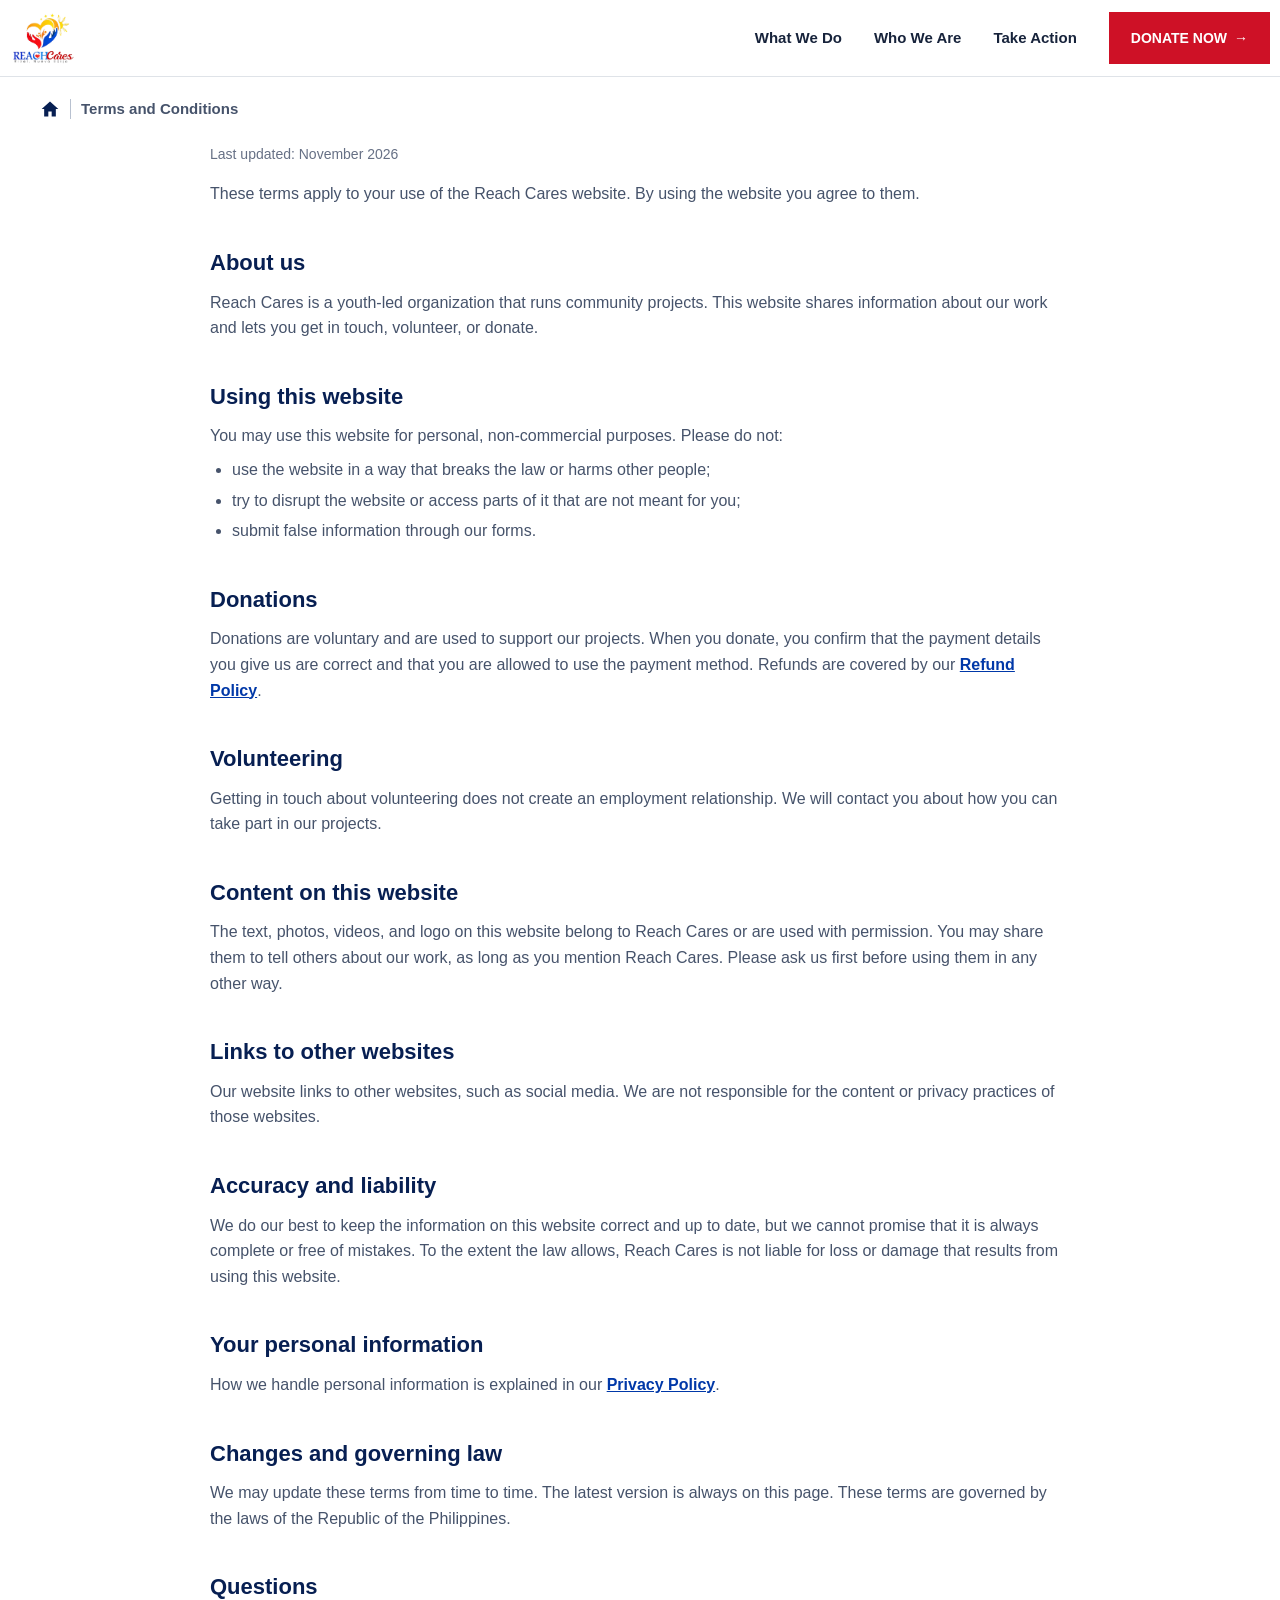
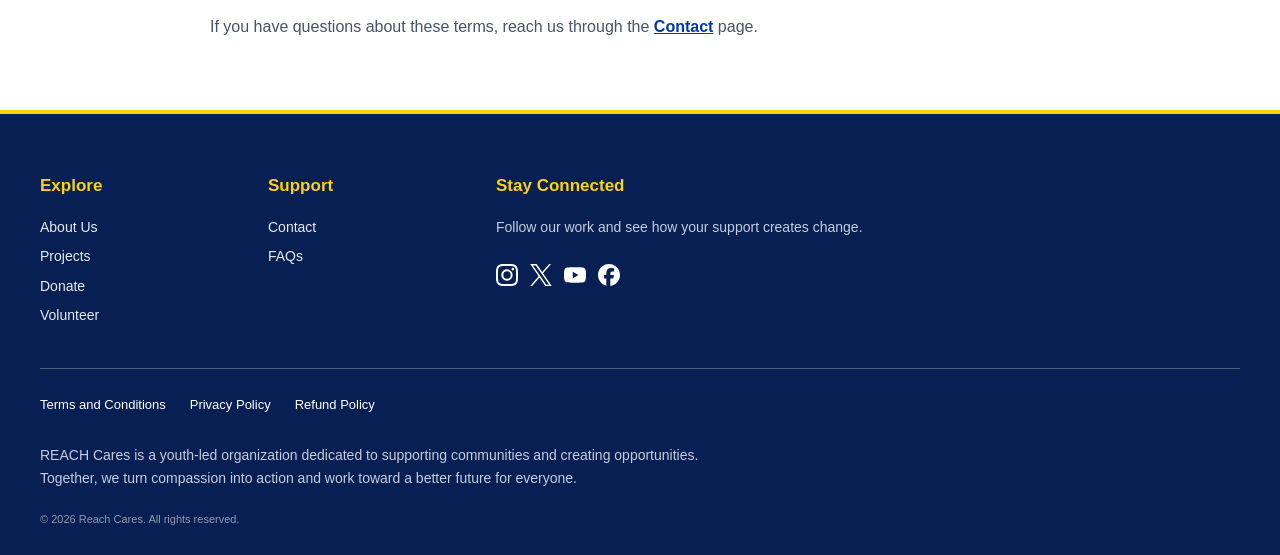
<file: terms.html>
<!DOCTYPE html>
<html lang="en">
	<head>
		<meta charset="UTF-8">
		<meta name="viewport" content="width=device-width, initial-scale=1.0">
		<title>Terms and Conditions | Reach Cares</title>
		<link rel="stylesheet" href="css/style.css">
	</head>

	<body>
		<header class="navbar">
			<a href="index.html" class="logo"><img src="images/logo.png" alt="Reach Cares Logo"></a>
			<nav id="navigation">
				<ul>
					<li><a href="what-we-do.html">What We Do</a></li>
					<li><a href="who-we-are.html">Who We Are</a></li>
					<li><a href="take-action.html">Take Action</a></li>
					<li><a href="take-action.html#donate" class="donate-button">DONATE NOW<span>→</span></a></li>
				</ul>
			</nav>
			<button class="menu-button" id="menuButton" type="button">
				<span></span>
				<span></span>
				<span></span>
			</button>
		</header>

		<main>
			<nav class="breadcrumb" aria-label="Breadcrumb">
				<a href="index.html" aria-label="Home"><svg viewBox="0 0 24 24" aria-hidden="true"><path fill="currentColor" d="M12 3 2 12h3v9h5v-6h4v6h5v-9h3z"/></svg></a>

				<h1>Terms and Conditions</h1>
			</nav>

			<section class="page-content policy">
				<p class="policy-updated">Last updated: November 2026</p>

				<p>These terms apply to your use of the Reach Cares website. By using the website you agree to them.</p>

				<h2>About us</h2>

				<p>Reach Cares is a youth-led organization that runs community projects. This website shares information about our work and lets you get in touch, volunteer, or donate.</p>

				<h2>Using this website</h2>

				<p>You may use this website for personal, non-commercial purposes. Please do not:</p>

				<ul>
					<li>use the website in a way that breaks the law or harms other people;</li>
					<li>try to disrupt the website or access parts of it that are not meant for you;</li>
					<li>submit false information through our forms.</li>
				</ul>

				<h2>Donations</h2>

				<p>Donations are voluntary and are used to support our projects. When you donate, you confirm that the payment details you give us are correct and that you are allowed to use the payment method. Refunds are covered by our <a class="text-link" href="refund.html">Refund Policy</a>.</p>

				<h2>Volunteering</h2>

				<p>Getting in touch about volunteering does not create an employment relationship. We will contact you about how you can take part in our projects.</p>

				<h2>Content on this website</h2>

				<p>The text, photos, videos, and logo on this website belong to Reach Cares or are used with permission. You may share them to tell others about our work, as long as you mention Reach Cares. Please ask us first before using them in any other way.</p>

				<h2>Links to other websites</h2>

				<p>Our website links to other websites, such as social media. We are not responsible for the content or privacy practices of those websites.</p>

				<h2>Accuracy and liability</h2>

				<p>We do our best to keep the information on this website correct and up to date, but we cannot promise that it is always complete or free of mistakes. To the extent the law allows, Reach Cares is not liable for loss or damage that results from using this website.</p>

				<h2>Your personal information</h2>

				<p>How we handle personal information is explained in our <a class="text-link" href="privacy.html">Privacy Policy</a>.</p>

				<h2>Changes and governing law</h2>

				<p>We may update these terms from time to time. The latest version is always on this page. These terms are governed by the laws of the Republic of the Philippines.</p>

				<h2>Questions</h2>

				<p>If you have questions about these terms, reach us through the <a class="text-link" href="contact.html">Contact</a> page.</p>
			</section>
		</main>

		<footer class="footer">
			<div class="footer-content">
				<!-- EXPLORE -->
				<div class="footer-column">
					<h3>Explore</h3>

					<ul class="footer-links">
						<li><a href="who-we-are.html">About Us</a></li>
						<li><a href="what-we-do.html">Projects</a></li>
						<li><a href="take-action.html#donate">Donate</a></li>
						<li><a href="be-one-of-us.html">Volunteer</a></li>
					</ul>
				</div>

				<!-- SUPPORT -->
				<div class="footer-column">
					<h3>Support</h3>

					<ul class="footer-links">
						<li><a href="contact.html">Contact</a></li>
						<li><a href="faq.html">FAQs</a></li>
					</ul>
				</div>

				<!-- SOCIAL MEDIA -->
				<div class="footer-column social-column">
					<h3>Stay Connected</h3>

					<p>Follow our work and see how your support creates change.</p>

					<ul class="social-links">
						<li>
							<a href="#">
								<img src="images/instagram.svg" alt="Instagram">
							</a>
						</li>
						<li>
							<a href="#">
								<img src="images/x.svg" alt="X">
							</a>
						</li>
						<li>
							<a href="#">
								<img src="images/youtube.svg" alt="YouTube">
							</a>
						</li>
						<li>
							<a href="https://www.facebook.com/REACH-Cares-Nueva-Ecija/">
								<img src="images/facebook.svg" alt="Facebook">
							</a>
						</li>
					</ul>
				</div>
			</div>

			<ul class="legal-links">
				<li><a href="terms.html">Terms and Conditions</a></li>
				<li><a href="privacy.html">Privacy Policy</a></li>
				<li><a href="refund.html">Refund Policy</a></li>
			</ul>

			<p class="footer-description">
				REACH Cares is a youth-led organization dedicated to supporting communities and creating opportunities.<br>
				Together, we turn compassion into action and work toward a better future for everyone.
			</p>

			<p class="copyright">
				© 2026 Reach Cares. All rights reserved.
			</p>
		</footer>

		<script src="js/script.js"></script>
	</body>
</html>
</file>
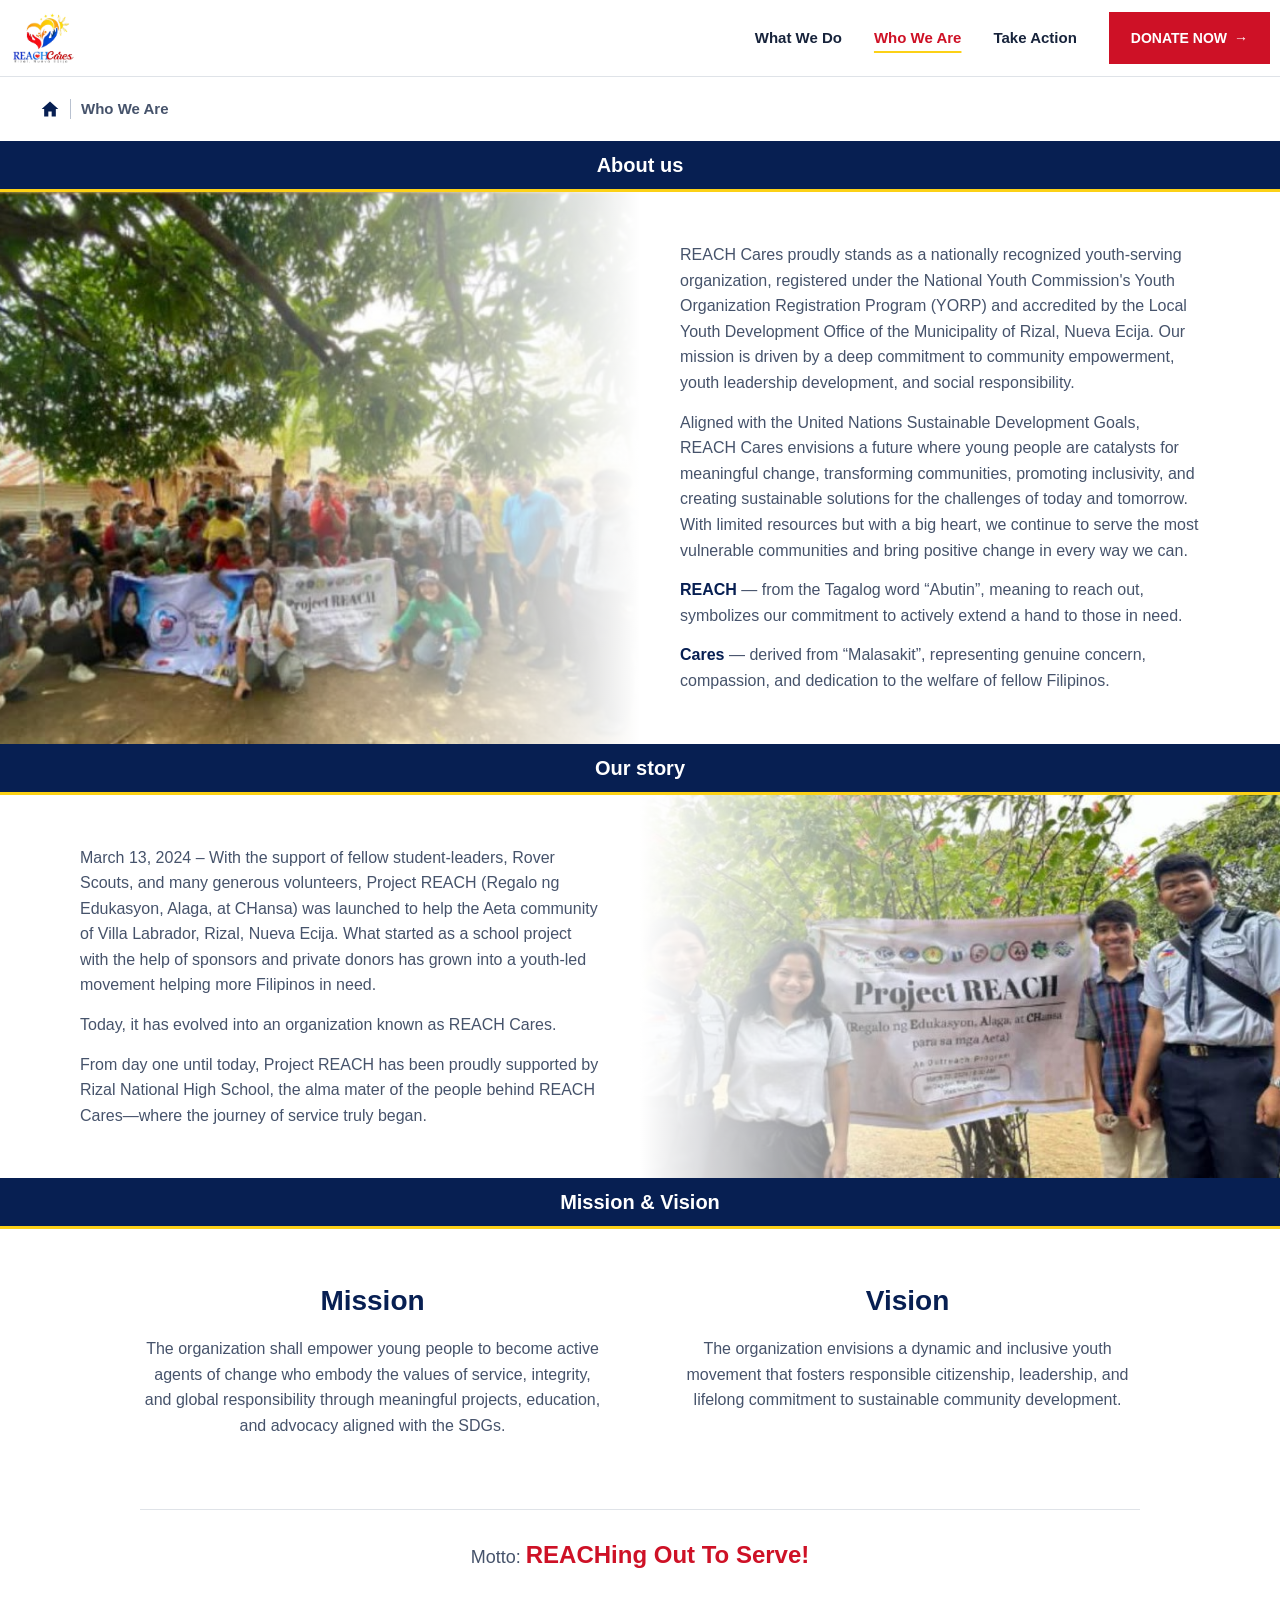
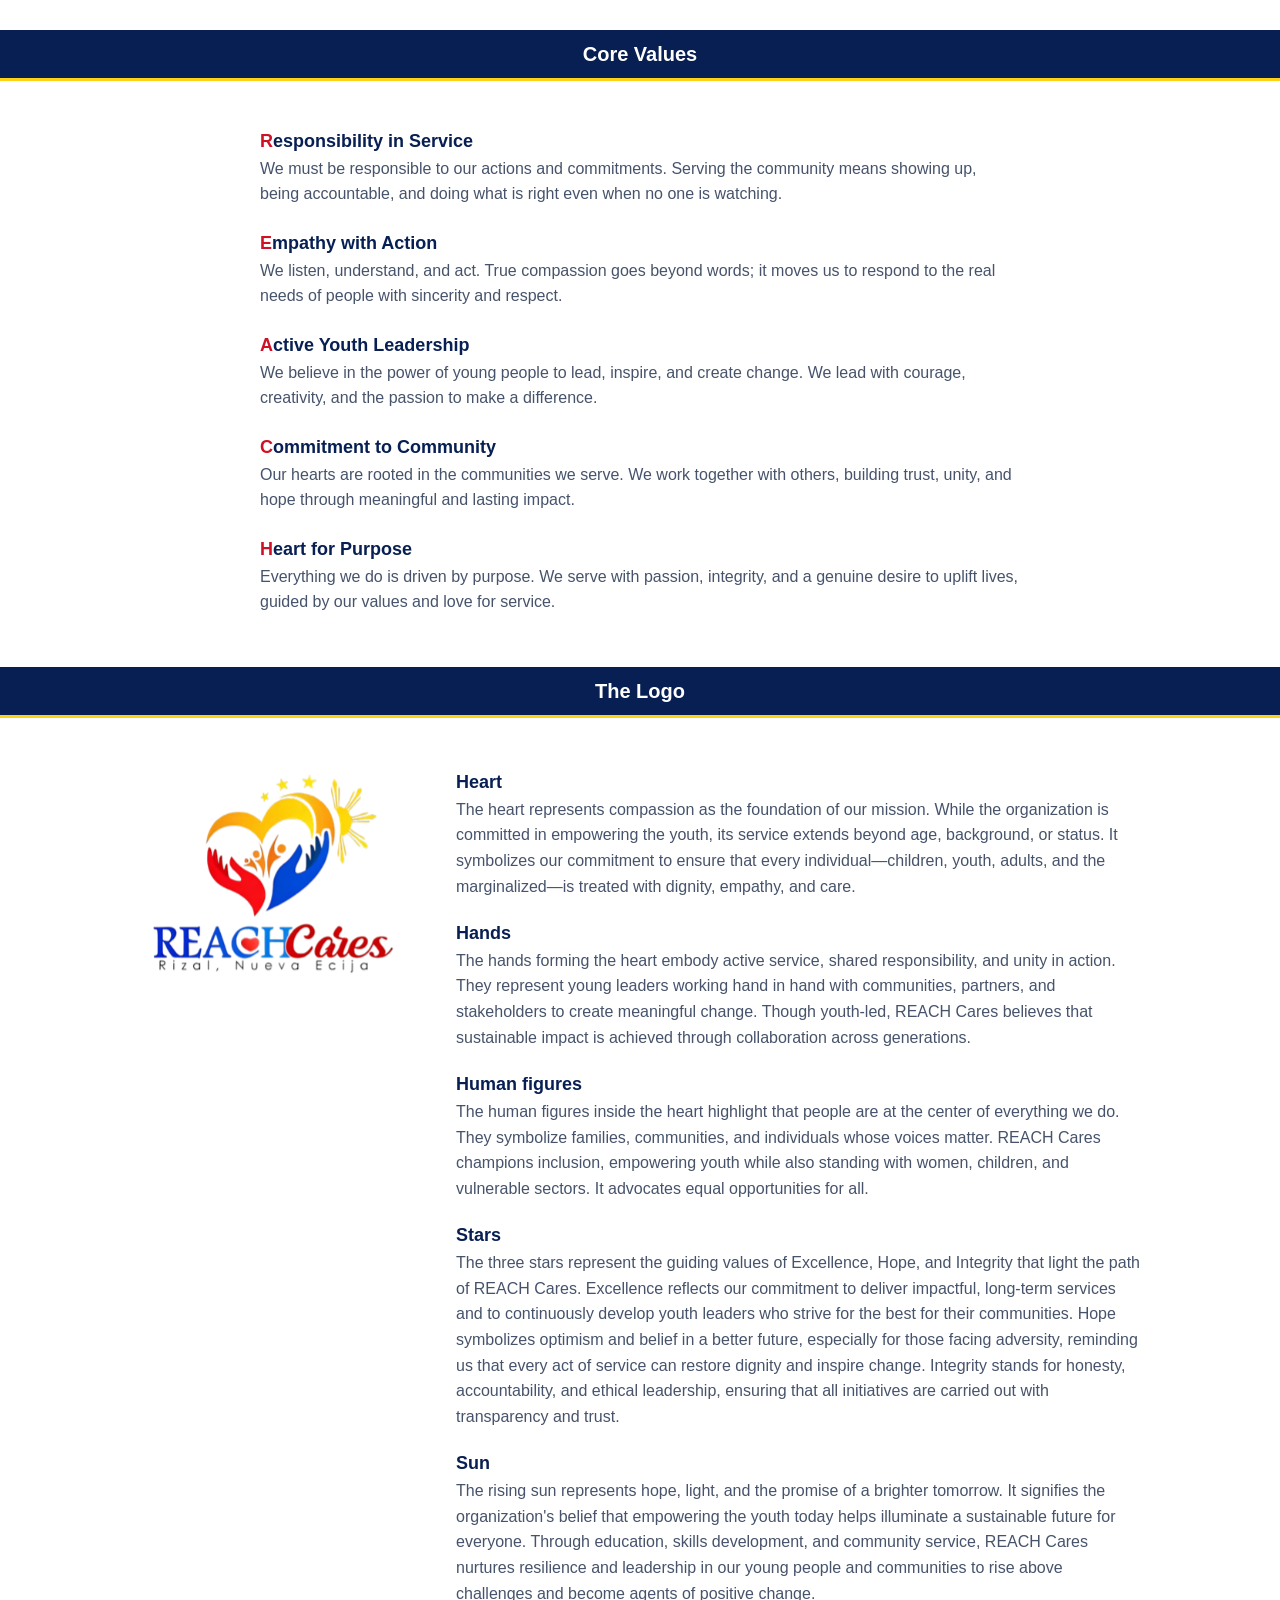
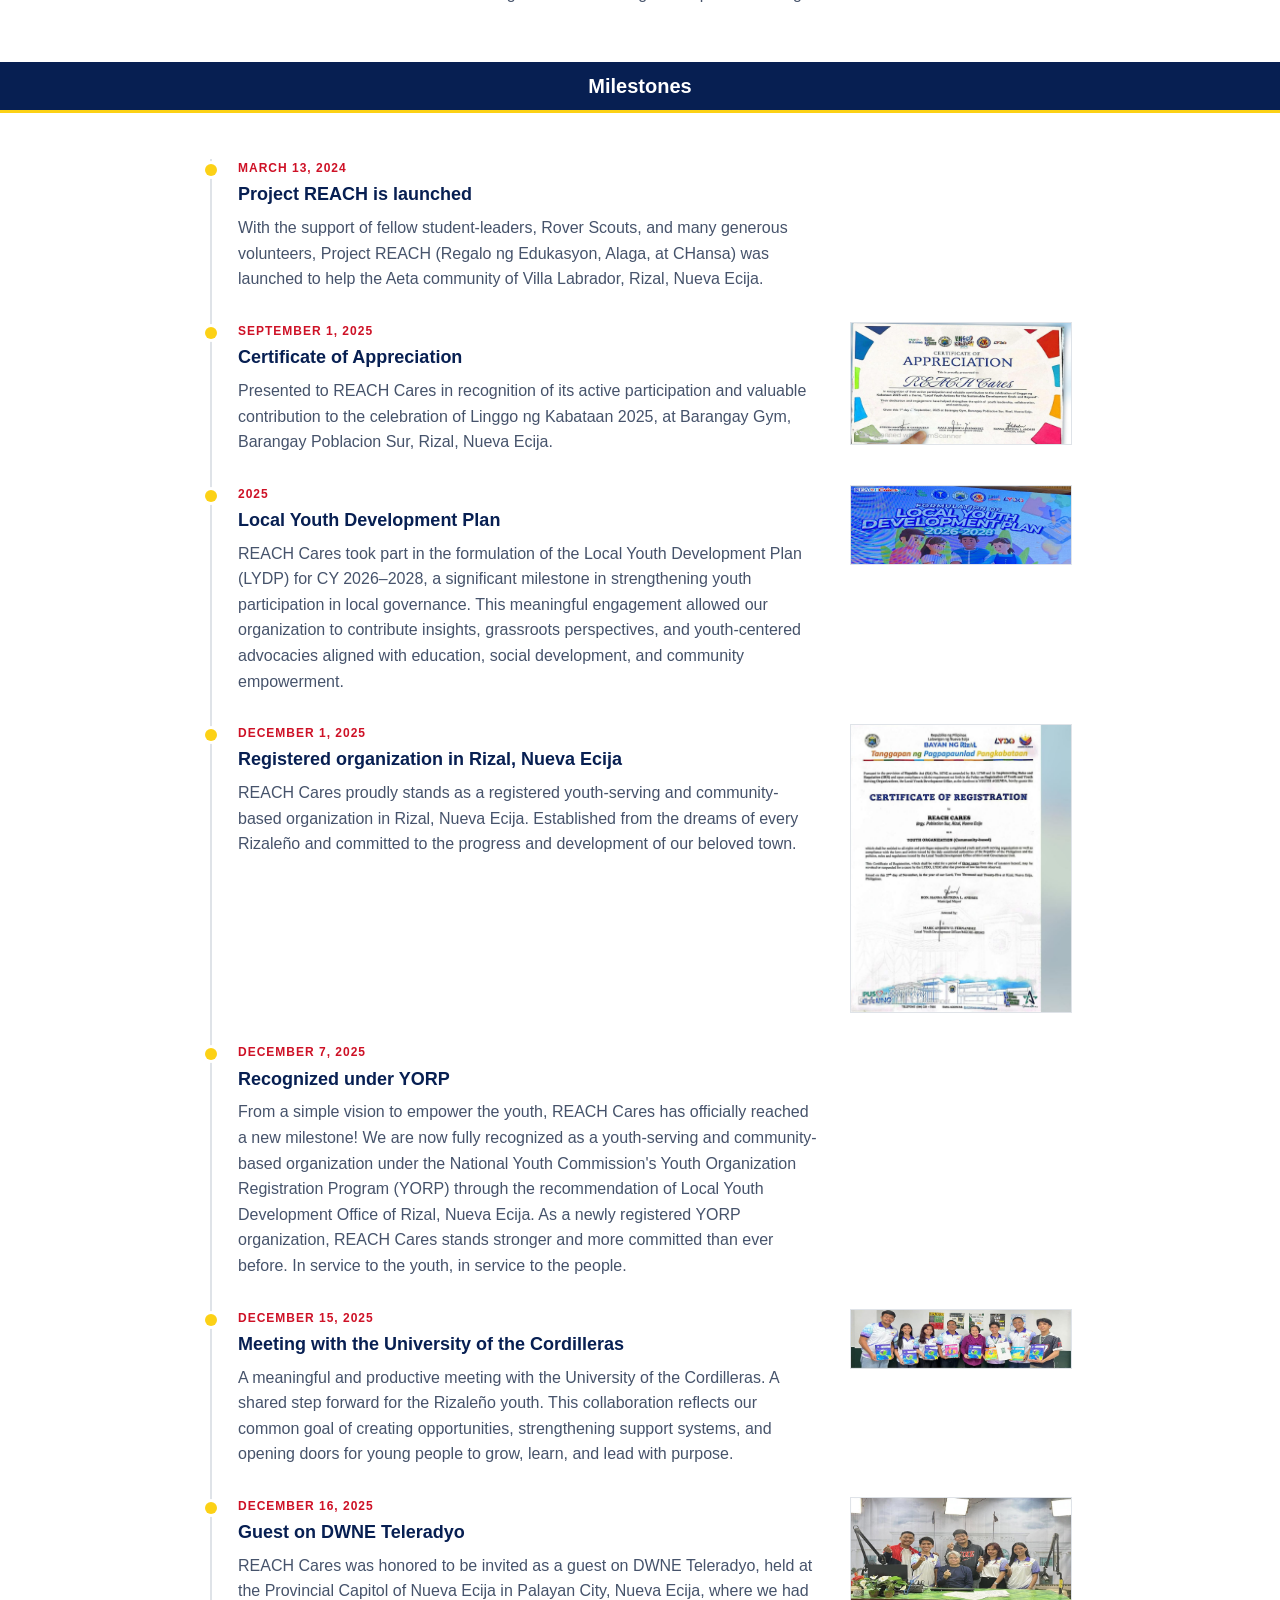
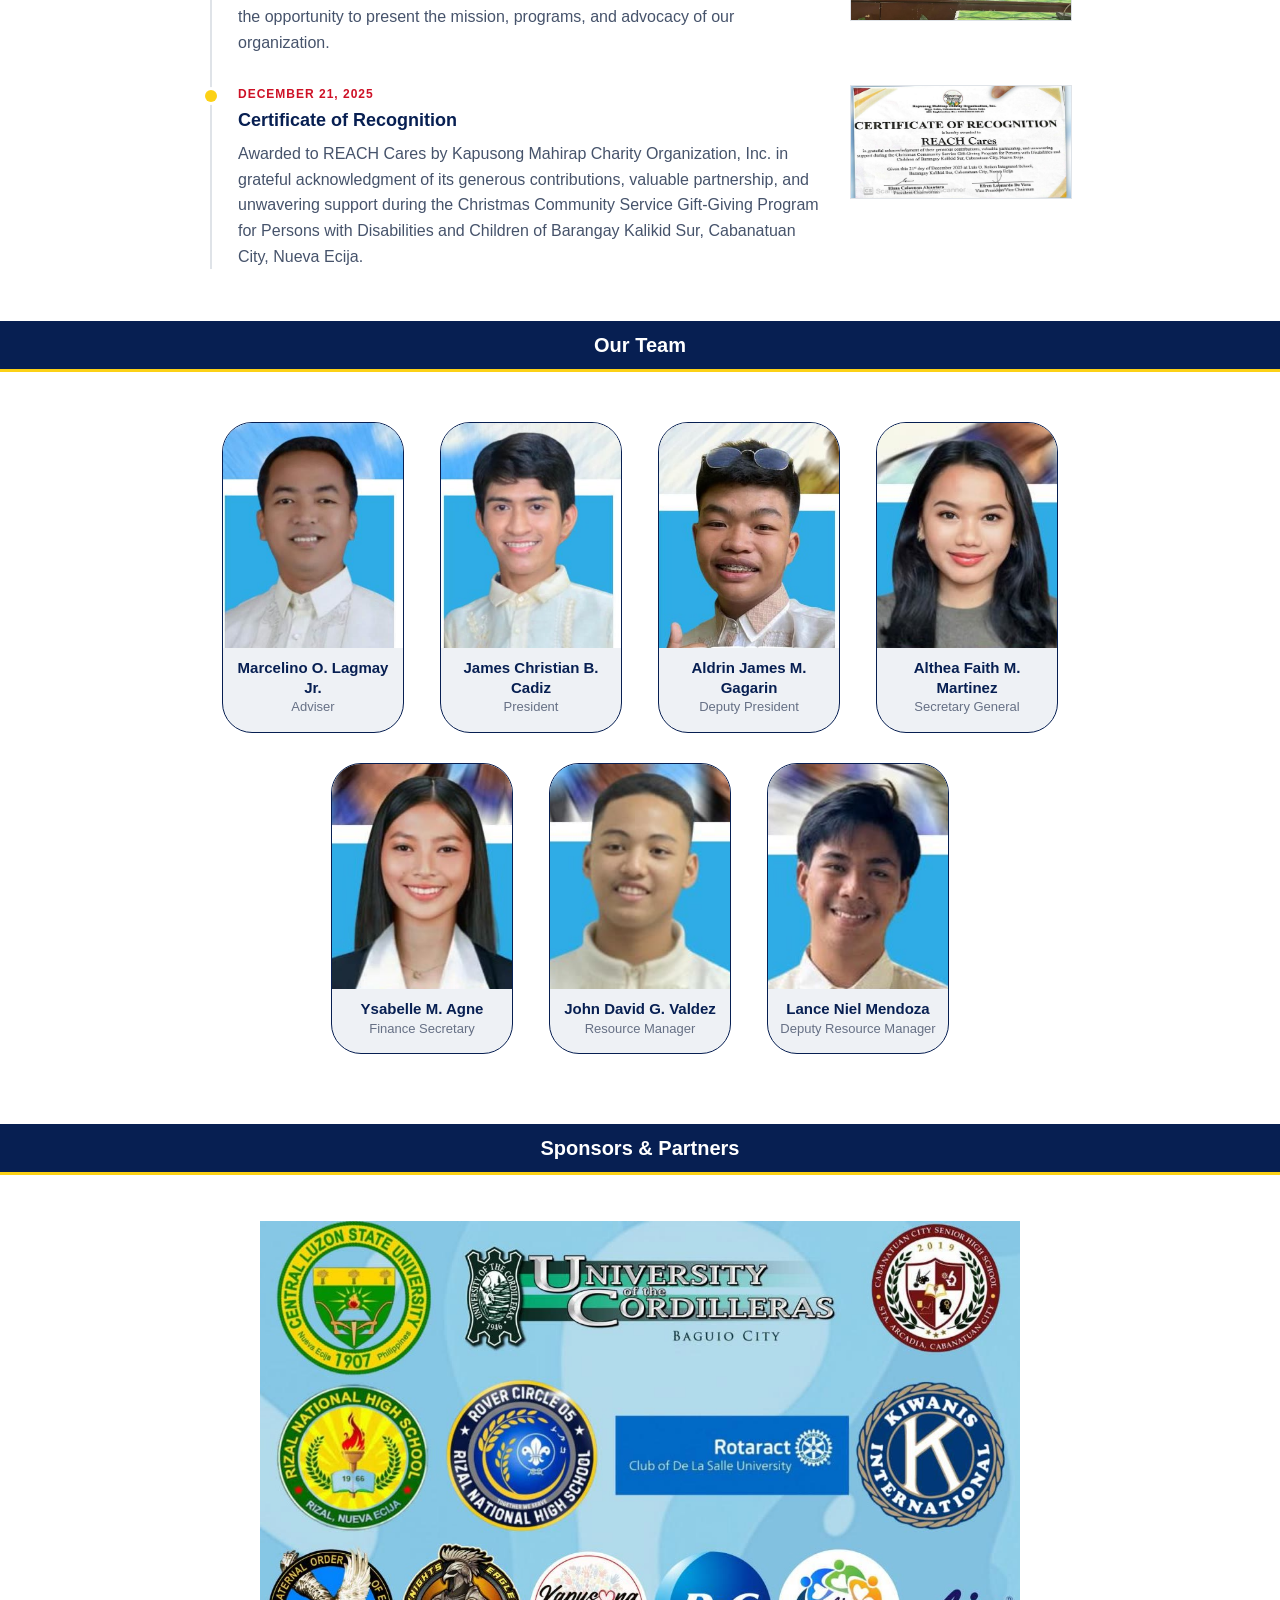
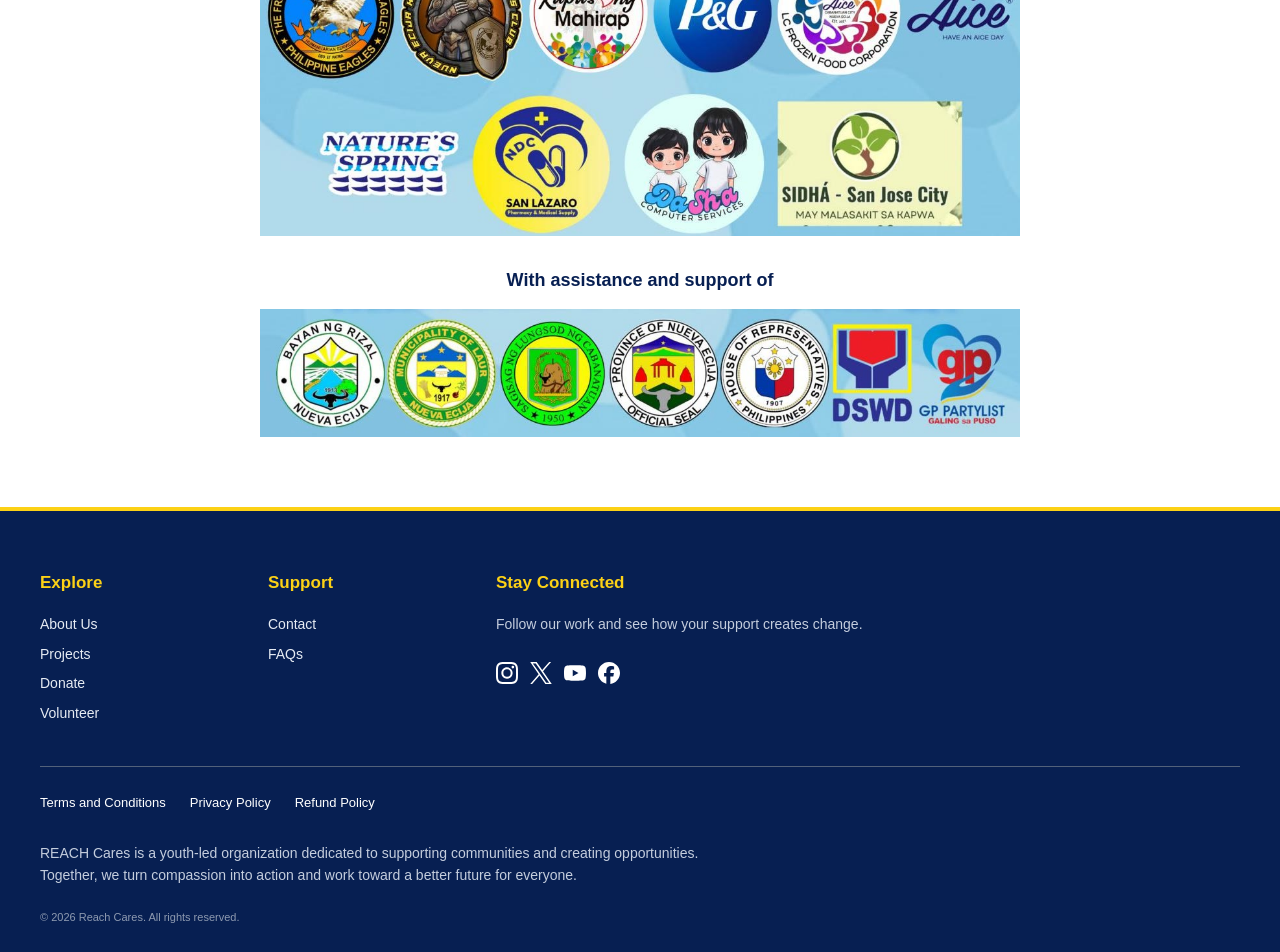
<file: who-we-are.html>
<!DOCTYPE html>
<html lang="en">
	<head>
		<meta charset="UTF-8">
		<meta name="viewport" content="width=device-width, initial-scale=1.0">
		<title>Who We Are | Reach Cares</title>
		<link rel="stylesheet" href="css/style.css">
	</head>

	<body>
		<header class="navbar">
			<a href="index.html" class="logo"><img src="images/logo.png" alt="Reach Cares Logo"></a>
			<nav id="navigation">
				<ul>
					<li><a href="what-we-do.html">What We Do</a></li>
					<li><a href="who-we-are.html" aria-current="page">Who We Are</a></li>
					<li><a href="take-action.html">Take Action</a></li>
					<li><a href="take-action.html#donate" class="donate-button">DONATE NOW<span>→</span></a></li>
				</ul>
			</nav>
			<button class="menu-button" id="menuButton" type="button">
				<span></span>
				<span></span>
				<span></span>
			</button>
		</header>

		<main>
			<nav class="breadcrumb" aria-label="Breadcrumb">
				<a href="index.html" aria-label="Home"><svg viewBox="0 0 24 24" aria-hidden="true"><path fill="currentColor" d="M12 3 2 12h3v9h5v-6h4v6h5v-9h3z"/></svg></a>

				<h1>Who We Are</h1>
			</nav>

			<!-- ABOUT US -->
			<section>
				<h2 class="band-title">About us</h2>

				<div class="split">
					<div class="split-image">
						<img src="images/about.jpg" alt="">
					</div>

					<div class="split-text">
						<p>
							REACH Cares proudly stands as a nationally recognized
							youth-serving organization, registered under the National
							Youth Commission's Youth Organization Registration Program
							(YORP) and accredited by the Local Youth Development Office
							of the Municipality of Rizal, Nueva Ecija. Our mission is
							driven by a deep commitment to community empowerment, youth
							leadership development, and social responsibility.
						</p>

						<p>
							Aligned with the United Nations Sustainable Development
							Goals, REACH Cares envisions a future where young people are
							catalysts for meaningful change, transforming communities,
							promoting inclusivity, and creating sustainable solutions
							for the challenges of today and tomorrow. With limited
							resources but with a big heart, we continue to serve the
							most vulnerable communities and bring positive change in
							every way we can.
						</p>

						<p>
							<strong>REACH</strong> — from the Tagalog word “Abutin”,
							meaning to reach out, symbolizes our commitment to actively
							extend a hand to those in need.
						</p>

						<p>
							<strong>Cares</strong> — derived from “Malasakit”,
							representing genuine concern, compassion, and dedication to
							the welfare of fellow Filipinos.
						</p>
					</div>
				</div>
			</section>

			<!-- OUR STORY -->
			<section>
				<h2 class="band-title">Our story</h2>

				<div class="split reverse">
					<div class="split-image">
						<img src="images/story.jpg" alt="">
					</div>

					<div class="split-text">
						<p>
							March 13, 2024 – With the support of fellow student-leaders,
							Rover Scouts, and many generous volunteers, Project REACH
							(Regalo ng Edukasyon, Alaga, at CHansa) was launched to
							help the Aeta community of Villa Labrador, Rizal, Nueva
							Ecija. What started as a school project with the help of
							sponsors and private donors has grown into a youth-led
							movement helping more Filipinos in need.
						</p>

						<p>Today, it has evolved into an organization known as REACH Cares.</p>

						<p>
							From day one until today, Project REACH has been proudly
							supported by Rizal National High School, the alma mater of
							the people behind REACH Cares—where the journey of service
							truly began.
						</p>
					</div>
				</div>
			</section>

			<!-- MISSION & VISION -->
			<section>
				<h2 class="band-title">Mission &amp; Vision</h2>

				<div class="mission-vision">
					<div>
						<h3>Mission</h3>

						<p>
							The organization shall empower young people to become
							active agents of change who embody the values of service,
							integrity, and global responsibility through meaningful
							projects, education, and advocacy aligned with the SDGs.
						</p>
					</div>

					<div>
						<h3>Vision</h3>

						<p>
							The organization envisions a dynamic and inclusive youth
							movement that fosters responsible citizenship, leadership,
							and lifelong commitment to sustainable community
							development.
						</p>
					</div>

					<p class="motto">Motto: <strong>REACHing Out To Serve!</strong></p>
				</div>
			</section>

			<!-- CORE VALUES -->
			<section>
				<h2 class="band-title">Core Values</h2>

				<ul class="values">
					<li>
						<h3>Responsibility in Service</h3>

						<p>We must be responsible to our actions and commitments. Serving the community means showing up, being accountable, and doing what is right even when no one is watching.</p>
					</li>

					<li>
						<h3>Empathy with Action</h3>

						<p>We listen, understand, and act. True compassion goes beyond words; it moves us to respond to the real needs of people with sincerity and respect.</p>
					</li>

					<li>
						<h3>Active Youth Leadership</h3>

						<p>We believe in the power of young people to lead, inspire, and create change. We lead with courage, creativity, and the passion to make a difference.</p>
					</li>

					<li>
						<h3>Commitment to Community</h3>

						<p>Our hearts are rooted in the communities we serve. We work together with others, building trust, unity, and hope through meaningful and lasting impact.</p>
					</li>

					<li>
						<h3>Heart for Purpose</h3>

						<p>Everything we do is driven by purpose. We serve with passion, integrity, and a genuine desire to uplift lives, guided by our values and love for service.</p>
					</li>
				</ul>
			</section>

			<!-- THE LOGO -->
			<section>
				<h2 class="band-title">The Logo</h2>

				<div class="logo-meaning">
					<img src="images/logo.png" alt="REACH Cares logo">

					<dl>
						<div>
							<dt>Heart</dt>

							<dd>The heart represents compassion as the foundation of our mission. While the organization is committed in empowering the youth, its service extends beyond age, background, or status. It symbolizes our commitment to ensure that every individual—children, youth, adults, and the marginalized—is treated with dignity, empathy, and care.</dd>
						</div>

						<div>
							<dt>Hands</dt>

							<dd>The hands forming the heart embody active service, shared responsibility, and unity in action. They represent young leaders working hand in hand with communities, partners, and stakeholders to create meaningful change. Though youth-led, REACH Cares believes that sustainable impact is achieved through collaboration across generations.</dd>
						</div>

						<div>
							<dt>Human figures</dt>

							<dd>The human figures inside the heart highlight that people are at the center of everything we do. They symbolize families, communities, and individuals whose voices matter. REACH Cares champions inclusion, empowering youth while also standing with women, children, and vulnerable sectors. It advocates equal opportunities for all.</dd>
						</div>

						<div>
							<dt>Stars</dt>

							<dd>The three stars represent the guiding values of Excellence, Hope, and Integrity that light the path of REACH Cares. Excellence reflects our commitment to deliver impactful, long-term services and to continuously develop youth leaders who strive for the best for their communities. Hope symbolizes optimism and belief in a better future, especially for those facing adversity, reminding us that every act of service can restore dignity and inspire change. Integrity stands for honesty, accountability, and ethical leadership, ensuring that all initiatives are carried out with transparency and trust.</dd>
						</div>

						<div>
							<dt>Sun</dt>

							<dd>The rising sun represents hope, light, and the promise of a brighter tomorrow. It signifies the organization's belief that empowering the youth today helps illuminate a sustainable future for everyone. Through education, skills development, and community service, REACH Cares nurtures resilience and leadership in our young people and communities to rise above challenges and become agents of positive change.</dd>
						</div>
					</dl>
				</div>
			</section>

			<!-- MILESTONES -->
			<section>
				<h2 class="band-title">Milestones</h2>

				<ol class="milestones">
					<li>
						<div>
							<p class="milestone-date">March 13, 2024</p>

							<h3>Project REACH is launched</h3>

							<p>With the support of fellow student-leaders, Rover Scouts, and many generous volunteers, Project REACH (Regalo ng Edukasyon, Alaga, at CHansa) was launched to help the Aeta community of Villa Labrador, Rizal, Nueva Ecija.</p>
						</div>
					</li>

					<li>
						<div>
							<p class="milestone-date">September 1, 2025</p>

							<h3>Certificate of Appreciation</h3>

							<p>Presented to REACH Cares in recognition of its active participation and valuable contribution to the celebration of Linggo ng Kabataan 2025, at Barangay Gym, Barangay Poblacion Sur, Rizal, Nueva Ecija.</p>
						</div>

						<img src="images/milestones/appreciation.jpg" alt="" loading="lazy">
					</li>

					<li>
						<div>
							<p class="milestone-date">2025</p>

							<h3>Local Youth Development Plan</h3>

							<p>REACH Cares took part in the formulation of the Local Youth Development Plan (LYDP) for CY 2026–2028, a significant milestone in strengthening youth participation in local governance. This meaningful engagement allowed our organization to contribute insights, grassroots perspectives, and youth-centered advocacies aligned with education, social development, and community empowerment.</p>
						</div>

						<img src="images/milestones/lydp.jpg" alt="" loading="lazy">
					</li>

					<li>
						<div>
							<p class="milestone-date">December 1, 2025</p>

							<h3>Registered organization in Rizal, Nueva Ecija</h3>

							<p>REACH Cares proudly stands as a registered youth-serving and community-based organization in Rizal, Nueva Ecija. Established from the dreams of every Rizaleño and committed to the progress and development of our beloved town.</p>
						</div>

						<img src="images/milestones/registration.jpg" alt="" loading="lazy">
					</li>

					<li>
						<div>
							<p class="milestone-date">December 7, 2025</p>

							<h3>Recognized under YORP</h3>

							<p>From a simple vision to empower the youth, REACH Cares has officially reached a new milestone! We are now fully recognized as a youth-serving and community-based organization under the National Youth Commission's Youth Organization Registration Program (YORP) through the recommendation of Local Youth Development Office of Rizal, Nueva Ecija. As a newly registered YORP organization, REACH Cares stands stronger and more committed than ever before. In service to the youth, in service to the people.</p>
						</div>
					</li>

					<li>
						<div>
							<p class="milestone-date">December 15, 2025</p>

							<h3>Meeting with the University of the Cordilleras</h3>

							<p>A meaningful and productive meeting with the University of the Cordilleras. A shared step forward for the Rizaleño youth. This collaboration reflects our common goal of creating opportunities, strengthening support systems, and opening doors for young people to grow, learn, and lead with purpose.</p>
						</div>

						<img src="images/milestones/uc.jpg" alt="" loading="lazy">
					</li>

					<li>
						<div>
							<p class="milestone-date">December 16, 2025</p>

							<h3>Guest on DWNE Teleradyo</h3>

							<p>REACH Cares was honored to be invited as a guest on DWNE Teleradyo, held at the Provincial Capitol of Nueva Ecija in Palayan City, Nueva Ecija, where we had the opportunity to present the mission, programs, and advocacy of our organization.</p>
						</div>

						<img src="images/milestones/dwne.jpg" alt="" loading="lazy">
					</li>

					<li>
						<div>
							<p class="milestone-date">December 21, 2025</p>

							<h3>Certificate of Recognition</h3>

							<p>Awarded to REACH Cares by Kapusong Mahirap Charity Organization, Inc. in grateful acknowledgment of its generous contributions, valuable partnership, and unwavering support during the Christmas Community Service Gift-Giving Program for Persons with Disabilities and Children of Barangay Kalikid Sur, Cabanatuan City, Nueva Ecija.</p>
						</div>

						<img src="images/milestones/recognition.jpg" alt="" loading="lazy">
					</li>
				</ol>
			</section>

			<!-- OUR TEAM -->
			<section>
				<h2 class="band-title">Our Team</h2>

				<div class="team">
					<ul class="team-grid">
					<li class="team-member">
						<img src="images/team/adviser.jpg" alt="">

						<h3>Marcelino O. Lagmay Jr.</h3>

						<p>Adviser</p>
					</li>

					<li class="team-member">
						<img src="images/team/president.jpg" alt="">

						<h3>James Christian B. Cadiz</h3>

						<p>President</p>
					</li>

					<li class="team-member">
						<img src="images/team/deputy-president.jpg" alt="">

						<h3>Aldrin James M. Gagarin</h3>

						<p>Deputy President</p>
					</li>

					<li class="team-member">
						<img src="images/team/secretary-general.jpg" alt="">

						<h3>Althea Faith M. Martinez</h3>

						<p>Secretary General</p>
					</li>

					<li class="team-member">
						<img src="images/team/finance-secretary.jpg" alt="">

						<h3>Ysabelle M. Agne</h3>

						<p>Finance Secretary</p>
					</li>

					<li class="team-member">
						<img src="images/team/resource-manager.jpg" alt="">

						<h3>John David G. Valdez</h3>

						<p>Resource Manager</p>
					</li>

					<li class="team-member">
						<img src="images/team/deputy-resource-manager.jpg" alt="">

						<h3>Lance Niel Mendoza</h3>

						<p>Deputy Resource Manager</p>
					</li>
					</ul>
				</div>
			</section>

			<!-- SPONSORS & PARTNERS -->
			<section>
				<h2 class="band-title">Sponsors &amp; Partners</h2>

				<div class="partners">
					<img src="images/partners/sponsors.jpg" alt="Logos of the sponsors and partners of REACH Cares" loading="lazy">

					<h3>With assistance and support of</h3>

					<img src="images/partners/support.jpg" alt="Logos of the government offices and groups that assist and support REACH Cares" loading="lazy">
				</div>
			</section>
		</main>

		<footer class="footer">
			<div class="footer-content">
				<!-- EXPLORE -->
				<div class="footer-column">
					<h3>Explore</h3>

					<ul class="footer-links">
						<li><a href="who-we-are.html">About Us</a></li>
						<li><a href="what-we-do.html">Projects</a></li>
						<li><a href="take-action.html#donate">Donate</a></li>
						<li><a href="be-one-of-us.html">Volunteer</a></li>
					</ul>
				</div>

				<!-- SUPPORT -->
				<div class="footer-column">
					<h3>Support</h3>

					<ul class="footer-links">
						<li><a href="contact.html">Contact</a></li>
						<li><a href="faq.html">FAQs</a></li>
					</ul>
				</div>

				<!-- SOCIAL MEDIA -->
				<div class="footer-column social-column">
					<h3>Stay Connected</h3>

					<p>Follow our work and see how your support creates change.</p>

					<ul class="social-links">
						<li>
							<a href="#">
								<img src="images/instagram.svg" alt="Instagram">
							</a>
						</li>
						<li>
							<a href="#">
								<img src="images/x.svg" alt="X">
							</a>
						</li>
						<li>
							<a href="#">
								<img src="images/youtube.svg" alt="YouTube">
							</a>
						</li>
						<li>
							<a href="https://www.facebook.com/REACH-Cares-Nueva-Ecija/">
								<img src="images/facebook.svg" alt="Facebook">
							</a>
						</li>
					</ul>
				</div>
			</div>

			<ul class="legal-links">
				<li><a href="terms.html">Terms and Conditions</a></li>
				<li><a href="privacy.html">Privacy Policy</a></li>
				<li><a href="refund.html">Refund Policy</a></li>
			</ul>

			<p class="footer-description">
				REACH Cares is a youth-led organization dedicated to supporting communities and creating opportunities.<br>
				Together, we turn compassion into action and work toward a better future for everyone.
			</p>

			<p class="copyright">
				© 2026 Reach Cares. All rights reserved.
			</p>
		</footer>

		<script src="js/script.js"></script>
	</body>
</html>
</file>
<file: css/style.css>
* {
    margin: 0;
    padding: 0;
}

html {
    scroll-behavior: smooth;
}

body {
    font-family: Arial, Helvetica, sans-serif;
    color: #17233B;
    background-color: #FFFFFF;
    font-size: 16px;
    line-height: 1.6;
}

a {
    text-decoration: none;
    color: inherit;
}


/* NAVBAR */

.navbar {
    height: 76px;
    padding: 0 10px;
    display: flex;
    align-items: center;
    justify-content: space-between;
    background-color: #FFFFFF;
    border-bottom: 1px solid #DFE3E8;
    position: sticky;
    top: 0;
    z-index: 10;
}

.logo {
    display: flex;
}

.logo img {
    width: 65px;
    height: auto;
}

.navbar nav {
	font-size: 15px;
    font-weight: 600;
}

.navbar nav ul {
    display: flex;
    align-items: center;
    gap: 32px;
	list-style: none;
}

.donate-button { 
	display:inline-block; 
	background-color:#CE1126; 
	color:#FFFFFF; 
	padding:14px 21px; 
	border:2px solid #CE1126;
	font-size:14px;
	font-weight:700;
}

.donate-button span { 
	margin-left:7px; 
}

.navbar .donate-button { 
	padding:13px 20px; 
}

.menu-button {
    display:none;
    width:42px;
    height:42px;
    padding:8px;
    background-color:#FFFFFF;
    border:1px solid #DFE3E8;
    cursor:pointer;
}

.menu-button span {
    display:block;
	width:100%;
    height:2px;
    margin:5px 0;
    background-color:#071F52;
	transition:transform 0.2s, opacity 0.2s;
}

.navbar.menu-open .menu-button span:nth-child(1) {
    transform:translateY(7px) rotate(45deg);
}

.navbar.menu-open .menu-button span:nth-child(2) {
    opacity:0;
}

.navbar.menu-open .menu-button span:nth-child(3) {
    transform:translateY(-7px) rotate(-45deg);
}

/* GENERAL TEXT */

.small-title {
    color: #CE1126;
    font-size: 12px;
    letter-spacing: 2px;
    font-weight: 700;
    margin-bottom: 12px;
}

h1 {
    color: #071F52;
    font-size: 58px;
    line-height: 1.05;
    letter-spacing: -2px;
}

h2 {
    color: #071F52;
    font-size: 42px;
    line-height: 1.12;
    letter-spacing: -1px;
}

h3 {
    color: #071F52;
}

/* Yellow accent from the logo: a short bar under the main section headings */

.section-heading h2::after,
.page-intro h2::after,
.focus-areas h2::after {
    content: "";
    display: block;
    width: 48px;
    height: 4px;
    margin-top: 14px;
    background-color: #FCD116;
}

/* _________________ INDEX ____________________ */
/* HERO */

.hero {
    min-height: 620px;
    position: relative;
    overflow: hidden;
    background: url("../images/hero.jpg") center / cover no-repeat;
}

.hero::after {
    content: "";
    position: absolute;
    top: 0;
    left: 0;
    width: 100%;
    height: 100%;

    background:
        linear-gradient(
            90deg,
            rgba(255,255,255,0.96) 0%,
            rgba(255,255,255,0.82) 35%,
            rgba(255,255,255,0.35) 70%,
            rgba(255,255,255,0.05) 100%
        ),
        linear-gradient(
            to bottom,
            rgba(255,255,255,0) 35%,
            rgba(255,255,255,0.75) 65%,
            #FFFFFF 90%
        );
}

.hero-content {
    width: 1200px;
    max-width: calc(100% - 80px);
    margin: auto;
    padding: 95px 0 55px;
    position: relative;
    z-index: 1;
}

.hero h1 {
    max-width: 650px;
    margin-bottom: 22px;
}

.hero-description {
    max-width: 500px;
    color: #283752;
    font-size: 17px;
    line-height: 1.7;
    margin-bottom: 28px;
}

.hero-introduction {
    max-width: 850px;
    margin-top: 85px;
}

.hero-introduction h2 {
    font-size: 32px;
    line-height: 1.18;
    margin-bottom: 8px;
}

.hero-introduction p {
    max-width: 800px;
    color: #46536B;
    font-size: 16px;
    line-height: 1.6;
}


/* PROJECTS */

.projects {
    padding-top: 55px;
}

.section-heading {
    width: 1200px;
    max-width: calc(100% - 80px);
    margin: 0 auto 30px;
}

.section-heading > p {
    margin-top: 12px;
    color: #667085;
    font-size: 15px;
    line-height: 1.65;
}


/* PROJECT CATEGORIES */

.category {
    border-top: 1px solid #DFE3E8;
}

.category:last-child {
    border-bottom: 1px solid #DFE3E8;
}

.category summary {
    list-style: none;
}

.category summary::-webkit-details-marker {
    display: none;
}

.category-title {
    width: 1200px;
    max-width: calc(100% - 80px);
    min-height: 68px;
    margin: auto;

    display: flex;
    align-items: center;
    justify-content: space-between;
    cursor: pointer;
}

.category-title h3 {
    font-size: 18px;
}

.category-title span {
    color: #0038A8;
    font-size: 24px;
    font-weight: 700;
}

.category[open] .arrow {
    transform: rotate(180deg);
}


/* PROJECT CARDS */

.project-container {
    width: 1200px;
    max-width: calc(100% - 80px);
    margin: auto;
    padding: 8px 0 42px;

    display: flex;
    gap: 18px;
    overflow-x: auto;
}

.project-container::-webkit-scrollbar {
    height: 7px;
}

.project-container::-webkit-scrollbar-track {
    background: transparent;
}

.project-container::-webkit-scrollbar-thumb {
    background: #B8C1D0;
    border-radius: 10px;
}

.project-card {
    width: 280px;
    min-width: 280px;
}

/* Flex column: a <button> otherwise centres its content vertically, which leaves
   white space above the photo when a card is stretched to its neighbours' height */
.project-card {
	display: flex;
	flex-direction: column;
	justify-content: flex-start;
	align-items: stretch;
	padding: 0;
	color: inherit;
	font: inherit;
	text-align: left;
	background-color: #FFFFFF;
	border: 1px solid #DFE3E8;
	box-shadow: 0 5px 18px rgba(7,31,82,0.08);
	cursor: pointer;
}

.project-image {
    display: block;
    position: relative;
    aspect-ratio: 3 / 2;
    background-color: #EEF1F5;
    overflow: hidden;
}

.project-image img {
    width: 100%;
    height: 100%;
    object-fit: cover;
}

.project-badge {
    position: absolute;
    top: 10px;
    left: 10px;
    padding: 3px 9px;
    background-color: #FCD116;
    color: #071F52;
    font-size: 11px;
    font-weight: 700;
    letter-spacing: 0.5px;
    text-transform: uppercase;
}

.project-content {
    display: block;
    padding: 16px 17px 18px;
}

.project-content strong {
    display: block;
    color: #071F52;
    font-size: 17px;
    line-height: 1.3;
    margin-bottom: 5px;
}

.project-content span {
    display: block;
    color: #667085;
    font-size: 13px;
    line-height: 1.55;
}

/* "See More" card: same shape as a project card, with a dimmed photo and a plus sign */
.see-more .project-image img {
    filter: brightness(0.5);
}

.see-more-plus {
    position: absolute;
    top: 0;
    left: 0;
    width: 100%;
    height: 100%;
    display: flex;
    align-items: center;
    justify-content: center;
    color: #FFFFFF;
    font-size: 54px;
    font-weight: 700;
    line-height: 1;
}

.see-more .project-content strong {
    color: #0038A8;
}


/* PROJECT DIALOG */

.project-dialog {
    margin: auto;
    width: calc(100% - 32px);
    max-width: 720px;
    max-height: calc(100vh - 32px);
    overflow-y: auto;
    color: #17233B;
    background-color: #FFFFFF;
    border: 1px solid #DFE3E8;
    box-shadow: 0 5px 18px rgba(7,31,82,0.08);
}

.project-dialog::backdrop {
    background-color: rgba(7,31,82,0.6);
}

.project-dialog-close {
    position: absolute;
    z-index: 1;
    top: 12px;
    right: 12px;
    width: 38px;
    height: 38px;
    border: none;
    background-color: #FFFFFF;
    color: #071F52;
    font-size: 24px;
    line-height: 1;
    cursor: pointer;
}

.project-dialog-image {
    position: relative;
    height: 400px;
    background-color: #071F52;
    overflow: hidden;
}

/* contain: the whole photo is always visible, whatever its shape */
.project-dialog-image img {
    width: 100%;
    height: 100%;
    object-fit: contain;
}

.project-dialog-arrow {
    position: absolute;
    top: 50%;
    width: 42px;
    height: 42px;
    padding: 0 0 5px;
    transform: translateY(-50%);
    border: none;
    background-color: #FFFFFF;
    color: #071F52;
    font-size: 30px;
    line-height: 1;
    cursor: pointer;
}

.project-dialog-arrow.previous {
    left: 12px;
}

.project-dialog-arrow.next {
    right: 12px;
}

.project-dialog-arrow:hover {
    background-color: #FCD116;
}

.project-dialog-arrow[hidden] {
    display: none;
}

.project-dialog-gallery {
    display: flex;
    gap: 6px;
    padding: 6px 6px 0;
    overflow-x: auto;
}

.project-dialog-thumbnail {
    flex: 0 0 auto;
    width: 84px;
    height: 58px;
    padding: 0;
    border: 2px solid transparent;
    background-color: #EEF1F5;
    cursor: pointer;
    opacity: 0.65;
}

.project-dialog-thumbnail.active {
    border-color: #FCD116;
    opacity: 1;
}

.project-dialog-thumbnail img {
    display: block;
    width: 100%;
    height: 100%;
    object-fit: cover;
}

.project-dialog-content {
    padding: 24px 26px 28px;
}

.project-dialog-content h2 {
    color: #071F52;
    font-size: 26px;
    line-height: 1.25;
    margin-bottom: 10px;
}

.project-dialog-content p,
.project-dialog-content li {
    color: #667085;
    font-size: 15px;
}

.project-dialog-content .project-dialog-status {
    color: #667085;
    font-size: 12px;
    font-weight: 700;
    text-transform: uppercase;
    letter-spacing: 1px;
    margin-bottom: 4px;
}

.project-dialog-content .project-dialog-status.ongoing {
    color: #CE1126;
}

.project-dialog-donate {
    margin-top: 26px;
    padding-top: 22px;
    border-top: 1px solid #DFE3E8;
}

.project-dialog-donate p {
    margin-bottom: 14px;
}

.project-dialog-summary {
    font-weight: 600;
}

.report-facts {
    display: grid;
    grid-template-columns: repeat(3, 1fr);
    gap: 12px;
    margin-top: 20px;
    padding: 16px 18px;
    background-color: #F7F8FA;
    border: 1px solid #DFE3E8;
}

.report-facts dt {
    color: #667085;
    font-size: 12px;
    font-weight: 700;
    text-transform: uppercase;
    letter-spacing: 0.5px;
}

.report-facts dd {
    color: #071F52;
    font-size: 16px;
    font-weight: 700;
}

.project-dialog-report h3 {
    color: #071F52;
    font-size: 18px;
    margin: 24px 0 6px;
}

.project-dialog-report p + p {
    margin-top: 10px;
}

.project-dialog-report dl + p {
    margin-top: 20px;
}

.project-dialog-report ul {
    padding-left: 20px;
}

.project-dialog-report li + li {
    margin-top: 4px;
}

body:has(dialog[open]) {
    overflow: hidden;
}

/* TAKE ACTION */

.take-action {
    padding: 78px 4%;
    background-color: #F7F8FA;

    display: grid;
    grid-template-columns: 0.85fr 1.15fr;
    gap: 70px;
}

.action-heading h2 {
    max-width: 470px;
	font-size:50px;
}

.action-cards {
    display: grid;
    grid-template-columns: 1fr 1fr;
    gap: 24px;
}

.action-card {
    padding: 22px 0 8px;
    border-top: 3px solid #0038A8;
}

.action-card:nth-child(2) {
    border-color: #CE1126;
}

.action-card span {
    color: #667085;
    font-size: 12px;
    font-weight: 700;
}

.action-card h3 {
    margin: 18px 0 7px;
    font-size: 25px;
}

.action-card p {
    color: #667085;
    font-size: 15px;
}
/* _______________________________ */

/* _________________ INNER PAGES ____________________ */
/* BREADCRUMB & PAGE CONTENT */

.navbar nav a[aria-current="page"] {
    color: #CE1126;
    text-decoration: underline;
    text-decoration-color: #FCD116;
    text-decoration-thickness: 2px;
    text-underline-offset: 8px;
}

.breadcrumb {
    width: 1200px;
    max-width: calc(100% - 80px);
    margin: 22px auto;
    display: flex;
    align-items: center;
    gap: 10px;
}

.breadcrumb a {
    display: flex;
    color: #071F52;
}

.breadcrumb svg {
    width: 20px;
    height: 20px;
}

.breadcrumb h1 {
    padding-left: 10px;
    border-left: 1px solid #B8C1D0;
    color: #46536B;
    font-size: 15px;
    font-weight: 600;
    line-height: 1.3;
    letter-spacing: 0;
}

.page-content {
    width: 860px;
    max-width: calc(100% - 80px);
    margin: 0 auto;
    padding-bottom: 70px;
}

.page-content > p {
    margin-top: 24px;
    color: #46536B;
}

.text-link {
    color: #0038A8;
    font-weight: 700;
    text-decoration: underline;
}


/* WHAT WE DO */

.video-frame {
    width: 100%;
    height: 300px;
    display: flex;
    flex-direction: column;
    align-items: center;
    justify-content: center;
    gap: 16px;
    background:
        linear-gradient(rgba(7,31,82,0.62), rgba(7,31,82,0.62)),
        url("../images/hero.jpg") center / cover no-repeat;
    border: none;
    color: #FFFFFF;
    font: inherit;
    font-size: 14px;
    font-weight: 700;
    cursor: pointer;
}

.video-play {
    width: 0;
    height: 0;
    border-style: solid;
    border-width: 22px 0 22px 36px;
    border-color: transparent transparent transparent #FFFFFF;
    transition: transform 0.2s;
}

.video-frame:hover .video-play {
    transform: scale(1.15);
}

.video-dialog {
    margin: auto;
    width: calc(100% - 32px);
    max-width: 960px;
    overflow: hidden;
    background-color: #000000;
    border: none;
}

.video-dialog::backdrop {
    background-color: rgba(7,31,82,0.8);
}

.video-dialog video {
    display: block;
    width: 100%;
    max-height: calc(100vh - 32px);
    aspect-ratio: 16 / 9;
}

.focus-areas h2 {
    font-size: 30px;
    margin-bottom: 30px;
}

.focus-grid {
    display: flex;
    flex-wrap: wrap;
    justify-content: center;
    gap: 34px 60px;
    list-style: none;
}

.focus-area {
    width: 210px;
    text-align: center;
}

.focus-area a {
    display: block;
}

.focus-area img {
    display: block;
    width: 100%;
    aspect-ratio: 1;
    object-fit: cover;
    border-radius: 34px;
    background-color: #EEF1F5;
}

.focus-area h3 {
    margin-top: 12px;
    font-size: 15px;
    line-height: 1.35;
}


/* WHO WE ARE */

.band-title {
    padding: 11px 20px;
    background-color: #071F52;
    color: #FFFFFF;
    font-size: 20px;
    line-height: 1.3;
    letter-spacing: 0;
    text-align: center;
    border-bottom: 3px solid #FCD116;
}

.split {
    display: grid;
    grid-template-columns: 1fr 1fr;
    align-items: center;
    min-height: 340px;
}

.split-image {
    position: relative;
    align-self: stretch;
    min-height: 260px;
    background-color: #EEF1F5;
}

.split-image img {
    position: absolute;
    top: 0;
    left: 0;
    width: 100%;
    height: 100%;
    object-fit: cover;
}

.split-image::after {
    content: "";
    position: absolute;
    top: 0;
    left: 0;
    width: 100%;
    height: 100%;
    background: linear-gradient(to right, rgba(255,255,255,0) 35%, #FFFFFF 100%);
}

.split-text {
    max-width: 520px;
    padding: 50px 40px;
    color: #46536B;
}

.split-text p + p {
    margin-top: 14px;
}

.split-text strong {
    color: #071F52;
}

.split.reverse .split-image {
    order: 2;
}

.split.reverse .split-image::after {
    background: linear-gradient(to left, rgba(255,255,255,0) 35%, #FFFFFF 100%);
}

.split.reverse .split-text {
    justify-self: end;
}

.mission-vision {
    width: 1000px;
    max-width: calc(100% - 80px);
    margin: auto;
    padding: 50px 0 56px;
    display: grid;
    grid-template-columns: 1fr 1fr;
    gap: 70px;
    text-align: center;
}

.mission-vision h3 {
    font-size: 28px;
    margin-bottom: 12px;
}

.mission-vision p,
.values p,
.team > p {
    color: #46536B;
}

.values {
    width: 760px;
    max-width: calc(100% - 80px);
    margin: auto;
    padding: 46px 0 52px;
    display: grid;
    gap: 22px;
    list-style: none;
}

.values h3 {
    font-size: 18px;
}

.values h3::first-letter {
    color: #CE1126;
}

.team {
    width: 860px;
    max-width: calc(100% - 80px);
    margin: auto;
    padding: 50px 0 70px;
}

.team-grid {
    display: flex;
    flex-wrap: wrap;
    justify-content: center;
    gap: 30px 36px;
    list-style: none;
}

.team-member {
    width: 180px;
    padding-bottom: 14px;
    overflow: hidden;
    background-color: #EEF1F5;
    border: 1px solid #071F52;
    border-radius: 30px;
    text-align: center;
}

.team-member img {
    display: block;
    width: 100%;
    aspect-ratio: 4 / 5;
    object-fit: cover;
    object-position: center bottom;
}

.team-member h3 {
    margin-top: 10px;
    padding: 0 10px;
    font-size: 15px;
    line-height: 1.3;
}

.team-member p {
    color: #667085;
    font-size: 13px;
}


/* BOOKLET CONTENT: who we serve, projects per area, logo, milestones, partners, membership */

.serve h2,
.area-projects h2,
.member-why h2,
.member-apply h2 {
    font-size: 26px;
    line-height: 1.25;
    letter-spacing: 0;
    margin-bottom: 16px;
}

.serve-list {
    display: flex;
    flex-wrap: wrap;
    gap: 10px;
    list-style: none;
}

.serve-list li {
    padding: 8px 16px;
    background-color: #F7F8FA;
    border: 1px solid #DFE3E8;
    border-left: 3px solid #FCD116;
    color: #071F52;
    font-size: 15px;
    font-weight: 700;
}

.area-projects {
    width: 1200px;
    max-width: calc(100% - 80px);
    margin: 0 auto;
    padding: 34px 0 30px;
    border-top: 1px solid #DFE3E8;
    scroll-margin-top: 76px;
}

.area-projects:last-of-type {
    padding-bottom: 78px;
}

.project-grid {
    display: grid;
    grid-template-columns: repeat(auto-fill, minmax(260px, 1fr));
    gap: 20px;
}

.project-grid .project-card {
    width: auto;
    min-width: 0;
}

.mission-vision .motto {
    grid-column: 1 / -1;
    padding-top: 26px;
    border-top: 1px solid #DFE3E8;
    font-size: 18px;
}

.motto strong {
    color: #CE1126;
    font-size: 24px;
}

.logo-meaning {
    width: 1000px;
    max-width: calc(100% - 80px);
    margin: auto;
    padding: 50px 0 56px;
    display: grid;
    grid-template-columns: 260px 1fr;
    align-items: start;
    gap: 56px;
}

.logo-meaning img {
    width: 100%;
    height: auto;
    position: sticky;
    top: 110px;
}

.logo-meaning dl {
    display: grid;
    gap: 20px;
}

.logo-meaning dt {
    color: #071F52;
    font-size: 18px;
    font-weight: 700;
}

.logo-meaning dd,
.milestones p {
    color: #46536B;
}

.milestones {
    width: 860px;
    max-width: calc(100% - 80px);
    margin: auto;
    padding: 46px 0 52px;
    list-style: none;
}

.milestones li {
    display: grid;
    grid-template-columns: 1fr 220px;
    align-items: start;
    gap: 30px;
    padding: 0 0 30px 26px;
    border-left: 2px solid #DFE3E8;
    position: relative;
}

.milestones li:last-child {
    padding-bottom: 0;
}

.milestones li::before {
    content: "";
    position: absolute;
    top: 5px;
    left: -7px;
    width: 12px;
    height: 12px;
    border-radius: 50%;
    background-color: #FCD116;
    box-shadow: 0 0 0 3px #FFFFFF;
}

.milestones .milestone-date {
    color: #CE1126;
    font-size: 12px;
    font-weight: 700;
    letter-spacing: 1px;
    text-transform: uppercase;
}

.milestones h3 {
    margin: 2px 0 6px;
    font-size: 18px;
}

.milestones img {
    display: block;
    width: 100%;
    height: auto;
    border: 1px solid #DFE3E8;
}

.partners {
    width: 760px;
    max-width: calc(100% - 80px);
    margin: auto;
    padding: 46px 0 70px;
    text-align: center;
}

.partners img {
    display: block;
    width: 100%;
    height: auto;
}

.partners h3 {
    margin: 30px 0 14px;
    font-size: 18px;
}

.member-hero {
    position: relative;
}

.member-hero img {
    display: block;
    width: 100%;
    aspect-ratio: 2 / 1;
    object-fit: cover;
    background-color: #EEF1F5;
}

.member-hero-text {
    position: absolute;
    left: 0;
    bottom: 0;
    width: 100%;
    box-sizing: border-box;
    padding: 70px 34px 24px;
    background: linear-gradient(to bottom, rgba(7,31,82,0), rgba(7,31,82,0.88));
}

.member-hero-text .small-title {
    color: #FCD116;
    margin-bottom: 6px;
}

.member-hero-text h2 {
    color: #FFFFFF;
}

.member-layout {
    display: grid;
    grid-template-columns: 1.4fr 1fr;
    align-items: start;
    gap: 44px;
    margin-top: 40px;
}

.check-list {
    display: grid;
    gap: 12px;
    list-style: none;
    color: #17233B;
}

.check-list li {
    padding-left: 32px;
    position: relative;
}

.check-list li::before {
    content: "✓";
    position: absolute;
    top: 2px;
    left: 0;
    width: 21px;
    height: 21px;
    border-radius: 50%;
    background-color: #FCD116;
    color: #071F52;
    font-size: 13px;
    font-weight: 700;
    line-height: 21px;
    text-align: center;
}

.member-apply {
    padding: 26px 28px 30px;
    background-color: #F7F8FA;
    border: 1px solid #DFE3E8;
    border-top: 4px solid #FCD116;
    text-align: center;
}

.member-apply p {
    margin-bottom: 16px;
    color: #46536B;
    font-size: 14px;
}

.member-quote {
    margin-top: 50px;
    padding: 6px 0 6px 24px;
    border-left: 4px solid #FCD116;
    color: #071F52;
    font-size: 20px;
    font-weight: 700;
    line-height: 1.5;
}

.serve > p {
    margin-top: 26px;
    color: #46536B;
}


/* TAKE ACTION PAGE */

.action-banner {
    display: block;
}

.action-banner img {
    display: block;
    width: 100%;
    aspect-ratio: 2 / 1;
    object-fit: cover;
    background-color: #EEF1F5;
}

.action-banner-bar {
    display: flex;
    align-items: center;
    justify-content: space-between;
    padding: 17px 34px;
    background-color: #071F52;
    color: #FFFFFF;
    font-size: 20px;
    font-weight: 700;
}

.action-banner-bar span {
    color: #FCD116;
}


/* DONATION FORM */

.donation-form,
.contact-form {
    margin-top: 44px;
    background-color: #F7F8FA;
    border: 1px solid #DFE3E8;
    scroll-margin-top: 96px;
    accent-color: #0038A8;
}

.form-step-title {
    display: flex;
    align-items: center;
    justify-content: space-between;
    gap: 16px;
    padding: 11px 34px;
    background-color: #0038A8;
    color: #FFFFFF;
    font-size: 15px;
    line-height: 1.4;
    letter-spacing: 1px;
    text-transform: uppercase;
    outline: none;
}

.form-step-title span {
    font-size: 12px;
    font-weight: 400;
}

.form-step-body {
    padding: 28px 44px 30px;
}

.form-group {
    border: none;
    margin-bottom: 22px;
}

.form-group legend,
.form-field label,
.contact-details h3 {
    display: block;
    margin-bottom: 7px;
    color: #071F52;
    font-weight: 700;
}

/* In the HTML the label comes before its input; row-reverse shows the radio or checkbox first */
.form-option {
    display: flex;
    flex-direction: row-reverse;
    justify-content: flex-end;
    align-items: center;
    gap: 10px;
    padding: 4px 0;
}

.form-option label,
.form-option input {
    cursor: pointer;
}

.form-option input {
    width: 17px;
    height: 17px;
}

.form-options-inline {
    display: flex;
    flex-wrap: wrap;
    gap: 4px 28px;
}

.form-field {
    margin-bottom: 20px;
}

.form-field input,
.form-field select,
.form-field textarea,
.amount-input input {
    width: 100%;
    box-sizing: border-box;
    padding: 11px 13px;
    background-color: #FFFFFF;
    border: 1px solid #B8C1D0;
    border-radius: 0;
    color: inherit;
    font: inherit;
}

.form-row {
    display: grid;
    grid-template-columns: 1.6fr 1fr;
    gap: 18px;
}

.amount-input {
    position: relative;
    margin-top: 8px;
}

.amount-input span {
    position: absolute;
    top: 50%;
    left: 13px;
    transform: translateY(-50%);
    color: #667085;
}

.amount-input input {
    padding-left: 32px;
}

.amount-input input:disabled {
    background-color: #EEF1F5;
}

.form-next {
    width: 100%;
    display: flex;
    align-items: center;
    justify-content: space-between;
    padding: 17px 44px;
    background-color: #CE1126;
    border: none;
    color: #FFFFFF;
    font: inherit;
    font-weight: 700;
    cursor: pointer;
}

.form-next span {
    font-size: 20px;
    line-height: 1;
}

.form-submit {
    justify-content: center;
    letter-spacing: 1px;
}

.form-back {
    margin-bottom: 18px;
    background: none;
    border: none;
    color: #0038A8;
    font: inherit;
    font-size: 14px;
    font-weight: 700;
    cursor: pointer;
}

.payment-qr {
    display: block;
    width: 200px;
    height: 200px;
    margin: 0 auto 20px;
    border-radius: 22px;
}

.form-help {
    margin-bottom: 14px;
    color: #46536B;
    font-size: 14px;
}

#donationSummary {
    color: #071F52;
    font-size: 16px;
    font-weight: 700;
    text-align: center;
}

.form-success {
    padding: 46px 44px 50px;
    text-align: center;
    outline: none;
}

.form-success h2 {
    font-size: 32px;
    margin-bottom: 10px;
}

.form-success p {
    color: #46536B;
}


/* CONTACT, FAQ & POLICY PAGES */

.contact-form {
    width: 620px;
    max-width: 100%;
    margin: 0 auto;
}

.contact-form .form-step-body {
    padding: 26px 34px 10px;
}

.counted-field {
    position: relative;
}

.form-field textarea {
    display: block;
    padding-bottom: 30px;
    resize: vertical;
}

.counted-field span {
    position: absolute;
    right: 12px;
    bottom: 8px;
    color: #667085;
    font-size: 13px;
}

.contact-details {
    width: 620px;
    max-width: 100%;
    margin: 34px auto 0;
    display: grid;
    grid-template-columns: 1fr 1fr;
    gap: 20px 30px;
    list-style: none;
    color: #46536B;
    font-size: 15px;
}

.contact-details h3 {
    margin-bottom: 2px;
}

.contact-details a {
    overflow-wrap: anywhere;
}

.faq > h2 {
    margin-bottom: 24px;
    font-size: 30px;
    line-height: 1.25;
    letter-spacing: 0;
}

.page-content.faq {
    width: 1000px;
}

.faq-layout {
    display: grid;
    grid-template-columns: 1fr 240px;
    align-items: start;
    gap: 40px;
}

.faq-categories {
    display: grid;
    gap: 6px;
}

.faq-category {
    background-color: #F7F8FA;
    border: 1px solid #DFE3E8;
}

.faq-category summary {
    min-height: 52px;
    padding: 0 20px;
    display: flex;
    align-items: center;
    justify-content: space-between;
    gap: 20px;
    list-style: none;
    cursor: pointer;
}

.faq-category summary::-webkit-details-marker {
    display: none;
}

.faq-category h3 {
    font-size: 16px;
}

.faq-category .arrow {
    color: #0038A8;
    font-size: 20px;
    font-weight: 700;
}

.faq-category[open] .arrow {
    transform: rotate(180deg);
}

/* The open category gets a blue line on its left edge and a blue title */
.faq-category[open] {
    box-shadow: inset 3px 0 0 #0038A8;
}

.faq-category[open] summary {
    border-bottom: 1px solid #DFE3E8;
}

.faq-category[open] summary h3 {
    color: #0038A8;
}

.faq-category dl {
    margin-left: 3px;
    padding: 18px 20px 20px 17px;
    background-color: #FFFFFF;
}

.faq-category dt {
    color: #071F52;
    font-weight: 700;
}

.faq-category dd {
    color: #46536B;
    font-size: 15px;
}

.faq-category dd + dt {
    margin-top: 16px;
}

.faq-mark {
    display: block;
    width: 230px;
    max-width: 100%;
    margin: 0 auto;
}

.faq-mark path {
    fill: none;
    stroke: #071F52;
    stroke-width: 40;
    stroke-linecap: round;
    stroke-linejoin: round;
}

.faq-mark circle {
    fill: #071F52;
}

.faq-mark .faq-mark-shadow path {
    stroke: #FCD116;
}

.faq-mark .faq-mark-shadow circle {
    fill: #FCD116;
}

.policy h2 {
    margin: 42px 0 12px;
    font-size: 22px;
    line-height: 1.3;
    letter-spacing: 0;
}

.policy p,
.policy li {
    color: #46536B;
}

.policy p + p,
.policy ul + p {
    margin-top: 12px;
}

.page-content.policy h2 + p {
    margin-top: 0;
}

.policy ul {
    margin-top: 8px;
    padding-left: 22px;
}

.policy li + li {
    margin-top: 5px;
}

/* The table scrolls sideways inside this box on narrow screens */
.table-wrap {
    margin: 14px 0 16px;
    overflow-x: auto;
    border: 1px solid #DFE3E8;
}

.data-table {
    width: 100%;
    min-width: 640px;
    border-collapse: collapse;
    font-size: 14px;
    text-align: left;
}

.data-table caption {
    padding: 10px 16px;
    caption-side: bottom;
    color: #667085;
    font-size: 13px;
    text-align: left;
}

.data-table th,
.data-table td {
    padding: 10px 16px;
    vertical-align: top;
}

.data-table thead th {
    background-color: #071F52;
    border: 1px solid #2A3F6E;
    color: #FFFFFF;
    font-size: 13px;
    letter-spacing: 0.5px;
    white-space: nowrap;
}

.data-table thead tr:first-child th[rowspan],
.data-table thead tr:last-child th {
    border-bottom: 3px solid #FCD116;
}

.data-table thead th[colspan] {
    text-align: center;
}

.data-table tbody tr,
.data-table tfoot tr {
    border-top: 1px solid #DFE3E8;
}

/* The form name spans every row of its group */
.data-table tbody th[rowspan] {
    background-color: #F7F8FA;
    border-right: 1px solid #DFE3E8;
    white-space: nowrap;
}

.data-table tbody + tbody {
    border-top: 2px solid #B8C1D0;
}

.data-table tfoot td {
    background-color: #F7F8FA;
    color: #46536B;
    font-weight: 700;
}

.data-table tbody th {
    color: #071F52;
}

.data-table tbody td {
    color: #46536B;
}

.policy .policy-updated {
    margin-bottom: 16px;
    color: #667085;
    font-size: 14px;
}
/* _______________________________ */

/* FOOTER */

.footer {
    padding: 58px 40px 26px;
    background-color: #071F52;
    border-top: 4px solid #FCD116;
    color: #FFFFFF;
}

.footer-content {
    width: 1200px;
    max-width: 100%;
    margin: auto;

    display: grid;
    grid-template-columns: 180px 180px 1fr;
    gap: 48px;
}

.footer-column {
    display: flex;
    flex-direction: column;
    gap: 7px;
}

.footer-column h3 {
    color: #FCD116;
    font-size: 17px;
    margin-bottom: 10px;
}

.footer ul {
    list-style: none;
}

.footer-links {
    display: flex;
    flex-direction: column;
    gap: 7px;
    font-size: 14px;
}

.footer-column a {
    color: #E6EBF3;
    font-size: 14px;
}

.social-column {
    max-width: 380px;
}

.social-column p {
    color: #C4CDDD;
    font-size: 14px;
    margin-bottom: 14px;
}

.social-links {
    display: flex;
    gap: 12px;
    margin-top: 5px;
}

.social-links a {
    display: flex;
    align-items: center;
    justify-content: center;
}

.social-links img {
    width: 22px;
    height: 22px;
}

.legal-links {
    width:1200px;
    max-width:100%;
    margin:42px auto 0;
	padding-top:26px;
    border-top:1px solid #52617A;
    display:flex;
    align-items:center;
    flex-wrap:wrap;
    gap:12px 24px;
    color:#FFFFFF;
    font-size:13px;
}

.footer-description {
    width:1200px;
    max-width:100%;
    margin:28px auto 0;
    color:#C4CDDD;
    font-size:14px;
    line-height:1.6;
}

.copyright {
    width:1200px;
    max-width:100%;
    margin:22px auto 0;
    color:#8E9AB0;
    font-size:11px;
}


/* TABLET */

@media (max-width: 1000px) {

    .navbar {
        padding: 0 28px;
    }

    .logo img {
        width: 58px;
    }

    .navbar nav ul {
        gap: 18px;
    }

    .hero-content,
    .section-heading,
    .project-container,
    .category-title {
        max-width: calc(100% - 56px);
    }

    .take-action {
        grid-template-columns: 1fr;
        gap: 40px;
    }

    .footer-content {
        grid-template-columns: 1fr 1fr;
    }

    .social-column {
        grid-column: 1 / -1;
    }
}


/* MOBILE */

@media (max-width: 650px) {

    .navbar {
        height: 68px;
        padding: 0 20px;
    }

    .logo img {
        width: 52px;
    }

	.navbar nav { 
		display:none; 
	}
	
	.menu-button { 
		display:block; 
	}
	
	.navbar.menu-open nav {
		display:block;
		position:absolute;
		top:68px;
		left:0;
		width:100%;
		padding:20px;
		box-sizing:border-box;
		background-color:#FFFFFF;
		border-bottom:1px solid #DFE3E8;
		box-shadow:0 12px 24px rgba(7,31,82,0.08);
	}
	
	.navbar.menu-open nav ul {
		flex-direction:column;
		align-items:stretch;
		gap:4px;
	}

	.navbar.menu-open nav a {
		display:block;
		padding:10px 0;

	}
	
	.navbar.menu-open nav .donate-button {
		display:inline-block;
		margin-top:10px;
		padding:12px 18px;
	}
	
    .hero {
        min-height: 0;
    }

    .hero-content,
    .section-heading,
    .project-container,
    .category-title {
        max-width: calc(100% - 40px);
    }

    .hero-content {
        padding-top: 58px;
		 padding-bottom: 45px;
    }

    .hero::after {
        background: linear-gradient(
            to bottom,
            rgba(255,255,255,0.88) 0%,
            rgba(255,255,255,0.92) 50%,
            #FFFFFF 85%
        );
    }

    .legal-links {
        flex-direction: column;
        align-items: flex-start;
    }

    h1 {
        font-size: 38px;
        letter-spacing: -1px;
    }

    .hero h1 br {
        display: none;
    }

    h2 {
        font-size: 34px;
    }

    .action-heading h2 {
        font-size: 34px;
    }

    .hero-description {
        font-size: 16px;
    }

    .hero-introduction {
        margin-top: 55px;
    }

    .hero-introduction h2 {
        font-size: 28px;
    }

    .projects {
        padding-top: 50px;
    }

    .category-title {
        min-height: 62px;
    }

    .category-title h3 {
        font-size: 16px;
    }

    .project-card {
        width: 250px;
        min-width: 250px;
    }

    .take-action {
        padding: 60px 20px;
    }

    .action-cards {
        grid-template-columns: 1fr;
    }

    .footer {
        padding: 50px 20px 25px;
    }

    .footer-content {
        grid-template-columns: 1fr;
        gap: 35px;
    }
}

@media (max-width: 650px) {
    .project-dialog-image {
        height: 260px;
    }

    .project-dialog-arrow {
        width: 36px;
        height: 36px;
        font-size: 26px;
    }

    .project-dialog-arrow.previous {
        left: 8px;
    }

    .project-dialog-arrow.next {
        right: 8px;
    }

    .project-dialog-content {
        padding: 20px 18px 22px;
    }

    .project-dialog-content h2 {
        font-size: 22px;
    }

    .report-facts {
        grid-template-columns: 1fr;
        gap: 8px;
    }
}

@media (max-width: 1000px) {
    .breadcrumb,
    .page-content,
    .mission-vision,
    .values,
    .team {
        max-width: calc(100% - 56px);
    }
}

@media (max-width: 650px) {
    .breadcrumb,
    .page-content,
    .mission-vision,
    .values,
    .team {
        max-width: calc(100% - 40px);
    }

    .page-content {
        padding-bottom: 50px;
    }

    .video-frame {
        height: 200px;
    }

    .focus-areas h2 {
        font-size: 26px;
    }

    .focus-grid {
        gap: 26px 20px;
    }

    .focus-area {
        width: calc(50% - 10px);
        max-width: 210px;
    }

    .focus-area img {
        border-radius: 26px;
    }

    .split {
        grid-template-columns: 1fr;
        min-height: 0;
    }

    .split-image {
        min-height: 210px;
    }

    .split.reverse .split-image {
        order: 0;
    }

    .split-image::after,
    .split.reverse .split-image::after {
        background: linear-gradient(to bottom, rgba(255,255,255,0) 45%, #FFFFFF 100%);
    }

    .split-text {
        padding: 14px 20px 40px;
    }

    .mission-vision {
        grid-template-columns: 1fr;
        gap: 34px;
        padding: 40px 0 44px;
    }

    .team-grid {
        gap: 24px;
    }

    .action-banner-bar {
        padding: 14px 20px;
        font-size: 18px;
    }

    .form-step-title {
        padding: 11px 20px;
    }

    .form-step-body,
    .form-success {
        padding: 24px 20px 26px;
    }

    .form-next {
        padding: 16px 20px;
    }

    .form-row {
        grid-template-columns: 1fr;
        gap: 0;
    }
}

@media (max-width: 650px) {
    .contact-form .form-step-body {
        padding: 22px 20px 6px;
    }

    .contact-details {
        grid-template-columns: 1fr;
    }

    .faq > h2 {
        font-size: 26px;
    }

    .faq-layout {
        grid-template-columns: 1fr;
    }

    .faq-mark {
        display: none;
    }
}

@media (max-width: 1000px) {
    .area-projects,
    .logo-meaning,
    .milestones,
    .partners {
        max-width: calc(100% - 56px);
    }
}

@media (max-width: 650px) {
    .area-projects,
    .logo-meaning,
    .milestones,
    .partners {
        max-width: calc(100% - 40px);
    }

    .area-projects {
        scroll-margin-top: 68px;
    }

    .project-grid .project-card {
        width: auto;
        min-width: 0;
    }

    .logo-meaning {
        grid-template-columns: 1fr;
        gap: 26px;
        padding: 36px 0 44px;
    }

    .logo-meaning img {
        position: static;
        width: 180px;
        margin: 0 auto;
    }

    .milestones li {
        grid-template-columns: 1fr;
        gap: 14px;
    }

    .milestones img {
        max-width: 260px;
    }

    .team-grid {
        gap: 20px 16px;
    }

    .team-member {
        width: calc(50% - 8px);
        max-width: 180px;
        box-sizing: border-box;
    }

    .member-hero-text {
        padding: 50px 20px 18px;
    }

    .member-layout {
        grid-template-columns: 1fr;
        gap: 30px;
    }

    .member-quote {
        font-size: 18px;
    }
}
</file>
